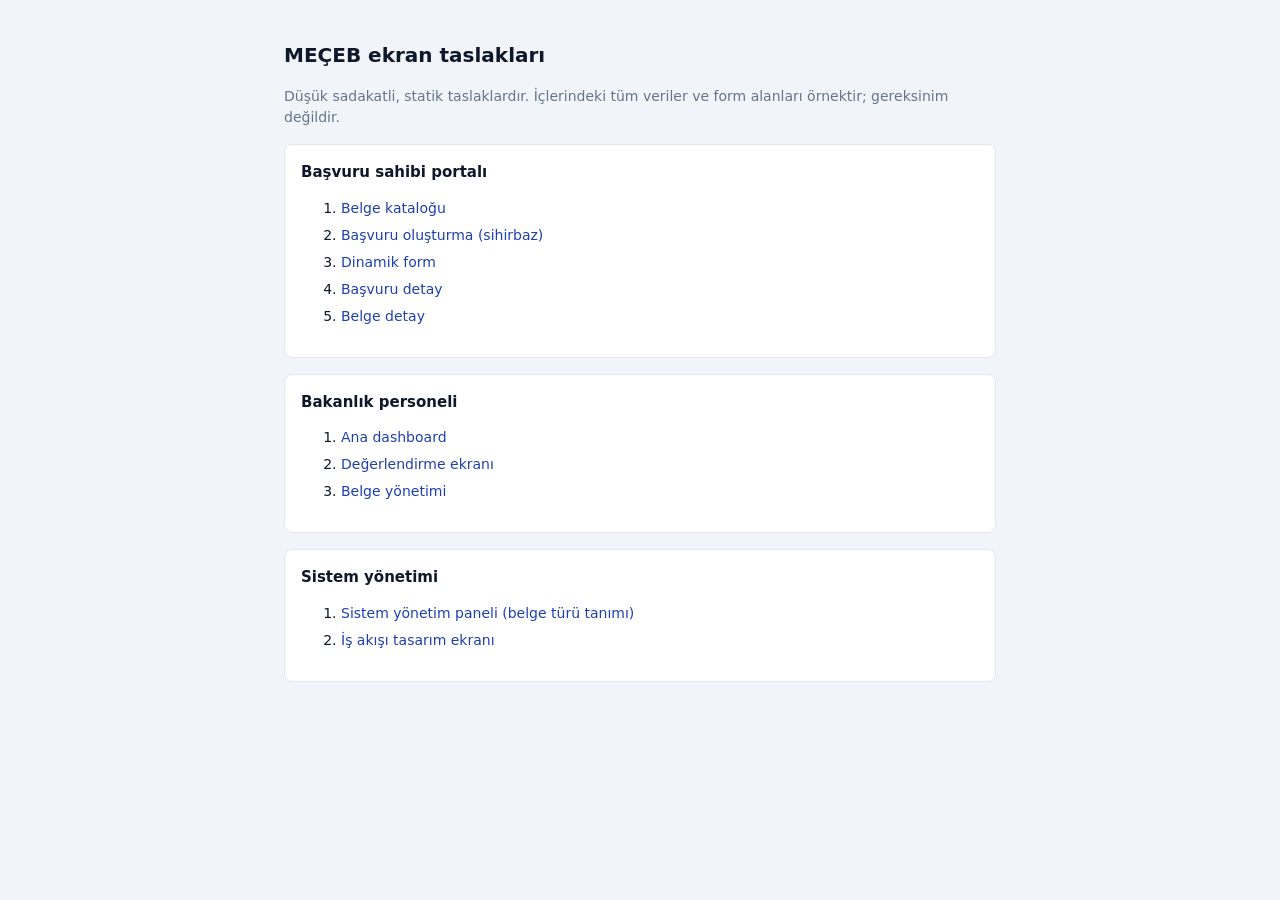
<file: meceb/wireframes/index.html>
<!doctype html>
<html lang="tr">
<head>
<meta charset="utf-8">
<meta name="viewport" content="width=device-width, initial-scale=1">
<title>MEÇEB wireframe dizini</title>
<link rel="stylesheet" href="wf.css">
</head>
<body>
<div class="idx">
    <h1>MEÇEB ekran taslakları</h1>
    <p class="muted mt">Düşük sadakatli, statik taslaklardır. İçlerindeki tüm veriler ve form alanları örnektir; gereksinim değildir.</p>
    <div class="card mt">
        <h2>Başvuru sahibi portalı</h2>
        <ol>
            <li><a href="02-belge-katalogu.html">Belge kataloğu</a></li>
            <li><a href="03-basvuru-olusturma.html">Başvuru oluşturma (sihirbaz)</a></li>
            <li><a href="04-dinamik-form.html">Dinamik form</a></li>
            <li><a href="05-basvuru-detay.html">Başvuru detay</a></li>
            <li><a href="08-belge-detay.html">Belge detay</a></li>
        </ol>
    </div>
    <div class="card mt">
        <h2>Bakanlık personeli</h2>
        <ol>
            <li><a href="01-dashboard.html">Ana dashboard</a></li>
            <li><a href="07-degerlendirme.html">Değerlendirme ekranı</a></li>
            <li><a href="09-belge-yonetimi.html">Belge yönetimi</a></li>
        </ol>
    </div>
    <div class="card mt">
        <h2>Sistem yönetimi</h2>
        <ol>
            <li><a href="10-sistem-yonetimi.html">Sistem yönetim paneli (belge türü tanımı)</a></li>
            <li><a href="06-is-akisi-tasarim.html">İş akışı tasarım ekranı</a></li>
        </ol>
    </div>
</div>
</body>
</html>
</file>
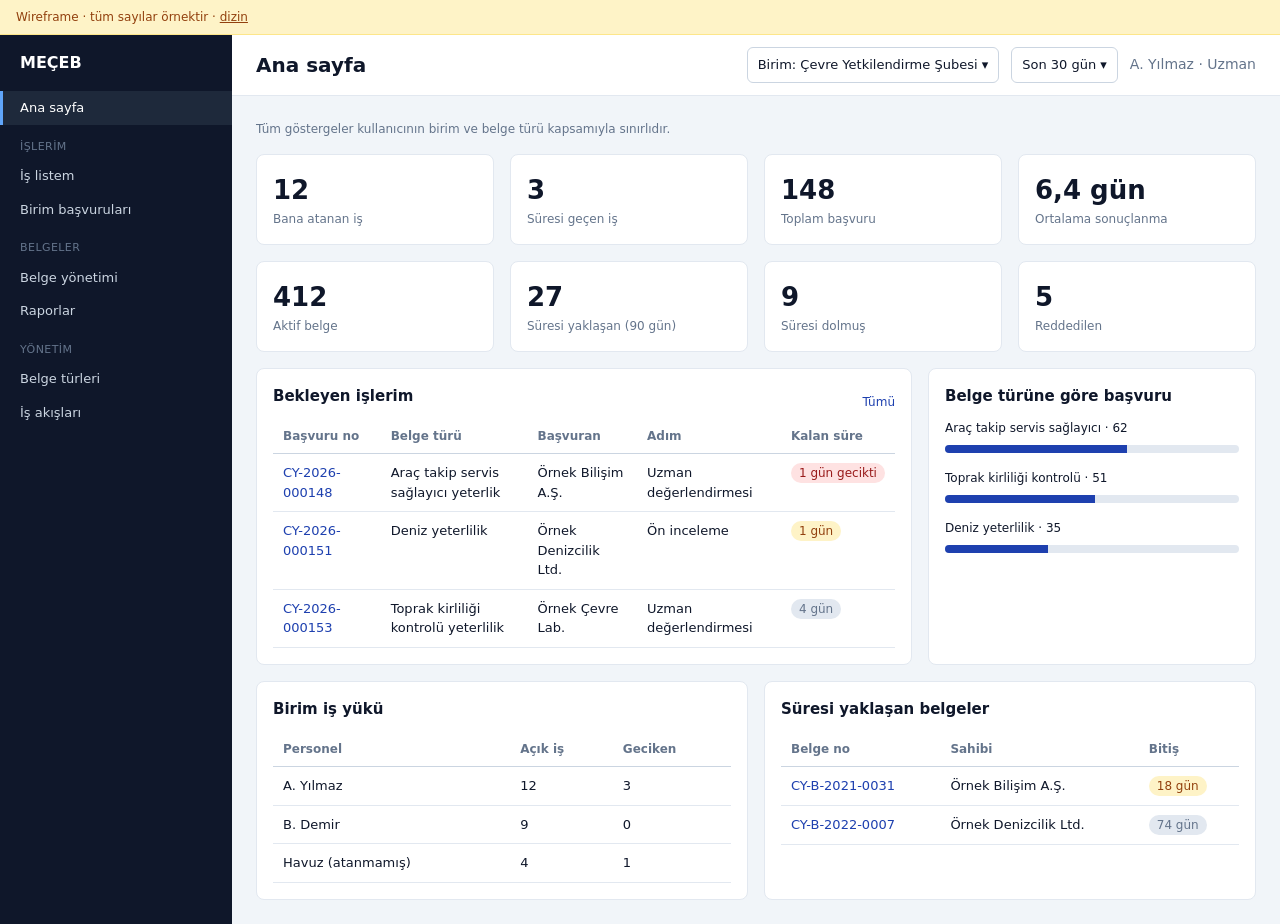
<file: meceb/wireframes/01-dashboard.html>
<!doctype html>
<html lang="tr">
<head>
<meta charset="utf-8">
<meta name="viewport" content="width=device-width, initial-scale=1">
<title>MEÇEB · Ana dashboard</title>
<link rel="stylesheet" href="wf.css">
</head>
<body>
<div class="note">Wireframe · tüm sayılar örnektir · <a href="index.html">dizin</a></div>
<div class="shell">
    <nav class="side">
        <div class="brand">MEÇEB</div>
        <a class="on" href="01-dashboard.html">Ana sayfa</a>
        <div class="group">İŞLERİM</div>
        <a href="07-degerlendirme.html">İş listem</a>
        <a href="#">Birim başvuruları</a>
        <div class="group">BELGELER</div>
        <a href="09-belge-yonetimi.html">Belge yönetimi</a>
        <a href="#">Raporlar</a>
        <div class="group">YÖNETİM</div>
        <a href="10-sistem-yonetimi.html">Belge türleri</a>
        <a href="06-is-akisi-tasarim.html">İş akışları</a>
    </nav>
    <div class="main">
        <div class="top">
            <h1>Ana sayfa</h1><span class="grow"></span>
            <span class="in">Birim: Çevre Yetkilendirme Şubesi ▾</span>
            <span class="in">Son 30 gün ▾</span>
            <span class="muted">A. Yılmaz · Uzman</span>
        </div>
        <div class="content">
            <p class="muted small mb">Tüm göstergeler kullanıcının birim ve belge türü kapsamıyla sınırlıdır.</p>
            <div class="grid g4">
                <div class="card kpi"><div class="v">12</div><div class="l">Bana atanan iş</div></div>
                <div class="card kpi"><div class="v">3</div><div class="l">Süresi geçen iş</div></div>
                <div class="card kpi"><div class="v">148</div><div class="l">Toplam başvuru</div></div>
                <div class="card kpi"><div class="v">6,4 gün</div><div class="l">Ortalama sonuçlanma</div></div>
            </div>
            <div class="grid g4 mt">
                <div class="card kpi"><div class="v">412</div><div class="l">Aktif belge</div></div>
                <div class="card kpi"><div class="v">27</div><div class="l">Süresi yaklaşan (90 gün)</div></div>
                <div class="card kpi"><div class="v">9</div><div class="l">Süresi dolmuş</div></div>
                <div class="card kpi"><div class="v">5</div><div class="l">Reddedilen</div></div>
            </div>
            <div class="grid g21 mt">
                <div class="card">
                    <div class="row sp"><h2>Bekleyen işlerim</h2><a class="small" href="07-degerlendirme.html">Tümü</a></div>
                    <div class="tablewrap"><table>
                        <tr><th>Başvuru no</th><th>Belge türü</th><th>Başvuran</th><th>Adım</th><th>Kalan süre</th></tr>
                        <tr><td><a href="07-degerlendirme.html">CY-2026-000148</a></td><td>Araç takip servis sağlayıcı yeterlik</td><td>Örnek Bilişim A.Ş.</td><td>Uzman değerlendirmesi</td><td><span class="badge bad">1 gün gecikti</span></td></tr>
                        <tr><td><a href="#">CY-2026-000151</a></td><td>Deniz yeterlilik</td><td>Örnek Denizcilik Ltd.</td><td>Ön inceleme</td><td><span class="badge warn">1 gün</span></td></tr>
                        <tr><td><a href="#">CY-2026-000153</a></td><td>Toprak kirliliği kontrolü yeterlilik</td><td>Örnek Çevre Lab.</td><td>Uzman değerlendirmesi</td><td><span class="badge">4 gün</span></td></tr>
                    </table></div>
                </div>
                <div class="card">
                    <h2>Belge türüne göre başvuru</h2>
                    <p class="small">Araç takip servis sağlayıcı · 62</p><div class="bar mb"><i style="width:62%"></i></div>
                    <p class="small">Toprak kirliliği kontrolü · 51</p><div class="bar mb"><i style="width:51%"></i></div>
                    <p class="small">Deniz yeterlilik · 35</p><div class="bar"><i style="width:35%"></i></div>
                </div>
            </div>
            <div class="grid g2 mt">
                <div class="card">
                    <h2>Birim iş yükü</h2>
                    <table>
                        <tr><th>Personel</th><th>Açık iş</th><th>Geciken</th></tr>
                        <tr><td>A. Yılmaz</td><td>12</td><td>3</td></tr>
                        <tr><td>B. Demir</td><td>9</td><td>0</td></tr>
                        <tr><td>Havuz (atanmamış)</td><td>4</td><td>1</td></tr>
                    </table>
                </div>
                <div class="card">
                    <h2>Süresi yaklaşan belgeler</h2>
                    <table>
                        <tr><th>Belge no</th><th>Sahibi</th><th>Bitiş</th></tr>
                        <tr><td><a href="08-belge-detay.html">CY-B-2021-0031</a></td><td>Örnek Bilişim A.Ş.</td><td><span class="badge warn">18 gün</span></td></tr>
                        <tr><td><a href="#">CY-B-2022-0007</a></td><td>Örnek Denizcilik Ltd.</td><td><span class="badge">74 gün</span></td></tr>
                    </table>
                </div>
            </div>
        </div>
    </div>
</div>
</body>
</html>
</file>
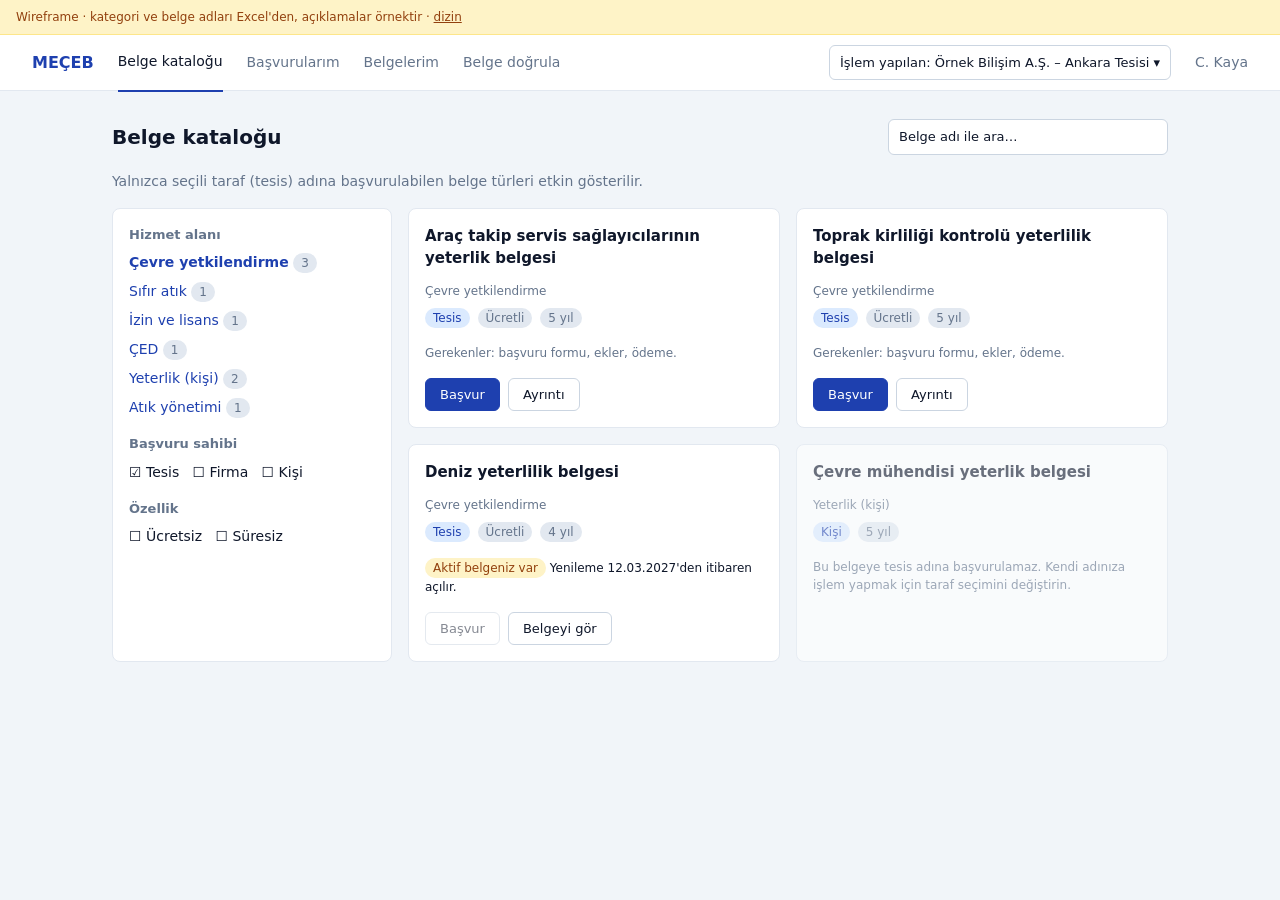
<file: meceb/wireframes/02-belge-katalogu.html>
<!doctype html>
<html lang="tr">
<head>
<meta charset="utf-8">
<meta name="viewport" content="width=device-width, initial-scale=1">
<title>MEÇEB · Belge kataloğu</title>
<link rel="stylesheet" href="wf.css">
</head>
<body>
<div class="note">Wireframe · kategori ve belge adları Excel'den, açıklamalar örnektir · <a href="index.html">dizin</a></div>
<div class="pnav">
    <span class="brand">MEÇEB</span>
    <a class="on" href="02-belge-katalogu.html">Belge kataloğu</a>
    <a href="05-basvuru-detay.html">Başvurularım</a>
    <a href="08-belge-detay.html">Belgelerim</a>
    <a href="#">Belge doğrula</a>
    <span class="grow"></span>
    <span class="in">İşlem yapılan: Örnek Bilişim A.Ş. – Ankara Tesisi ▾</span>
    <span class="muted">C. Kaya</span>
</div>
<div class="pwrap">
    <div class="row sp mb">
        <h1>Belge kataloğu</h1>
        <span class="in" style="min-width:280px">Belge adı ile ara…</span>
    </div>
    <p class="muted mb">Yalnızca seçili taraf (tesis) adına başvurulabilen belge türleri etkin gösterilir.</p>
    <div class="grid g13">
        <div class="card">
            <h3>Hizmet alanı</h3>
            <p><a href="#"><b>Çevre yetkilendirme</b></a> <span class="badge">3</span></p>
            <p><a href="#">Sıfır atık</a> <span class="badge">1</span></p>
            <p><a href="#">İzin ve lisans</a> <span class="badge">1</span></p>
            <p><a href="#">ÇED</a> <span class="badge">1</span></p>
            <p><a href="#">Yeterlik (kişi)</a> <span class="badge">2</span></p>
            <p><a href="#">Atık yönetimi</a> <span class="badge">1</span></p>
            <h3 class="mt">Başvuru sahibi</h3>
            <p>☑ Tesis &nbsp; ☐ Firma &nbsp; ☐ Kişi</p>
            <h3 class="mt">Özellik</h3>
            <p>☐ Ücretsiz &nbsp; ☐ Süresiz</p>
        </div>
        <div>
            <div class="grid g2">
                <div class="card">
                    <div class="row sp"><h2>Araç takip servis sağlayıcılarının yeterlik belgesi</h2></div>
                    <p class="muted small">Çevre yetkilendirme</p>
                    <div class="row mb"><span class="badge info">Tesis</span><span class="badge">Ücretli</span><span class="badge">5 yıl</span></div>
                    <p class="small muted">Gerekenler: başvuru formu, ekler, ödeme.</p>
                    <div class="row mt"><a class="btn pri" href="03-basvuru-olusturma.html">Başvur</a><span class="btn">Ayrıntı</span></div>
                </div>
                <div class="card">
                    <h2>Toprak kirliliği kontrolü yeterlilik belgesi</h2>
                    <p class="muted small">Çevre yetkilendirme</p>
                    <div class="row mb"><span class="badge info">Tesis</span><span class="badge">Ücretli</span><span class="badge">5 yıl</span></div>
                    <p class="small muted">Gerekenler: başvuru formu, ekler, ödeme.</p>
                    <div class="row mt"><span class="btn pri">Başvur</span><span class="btn">Ayrıntı</span></div>
                </div>
                <div class="card">
                    <h2>Deniz yeterlilik belgesi</h2>
                    <p class="muted small">Çevre yetkilendirme</p>
                    <div class="row mb"><span class="badge info">Tesis</span><span class="badge">Ücretli</span><span class="badge">4 yıl</span></div>
                    <p class="small"><span class="badge warn">Aktif belgeniz var</span> Yenileme 12.03.2027'den itibaren açılır.</p>
                    <div class="row mt"><span class="btn" style="opacity:.5">Başvur</span><a class="btn" href="08-belge-detay.html">Belgeyi gör</a></div>
                </div>
                <div class="card" style="opacity:.6">
                    <h2>Çevre mühendisi yeterlik belgesi</h2>
                    <p class="muted small">Yeterlik (kişi)</p>
                    <div class="row mb"><span class="badge info">Kişi</span><span class="badge">5 yıl</span></div>
                    <p class="small muted">Bu belgeye tesis adına başvurulamaz. Kendi adınıza işlem yapmak için taraf seçimini değiştirin.</p>
                </div>
            </div>
        </div>
    </div>
</div>
</body>
</html>
</file>
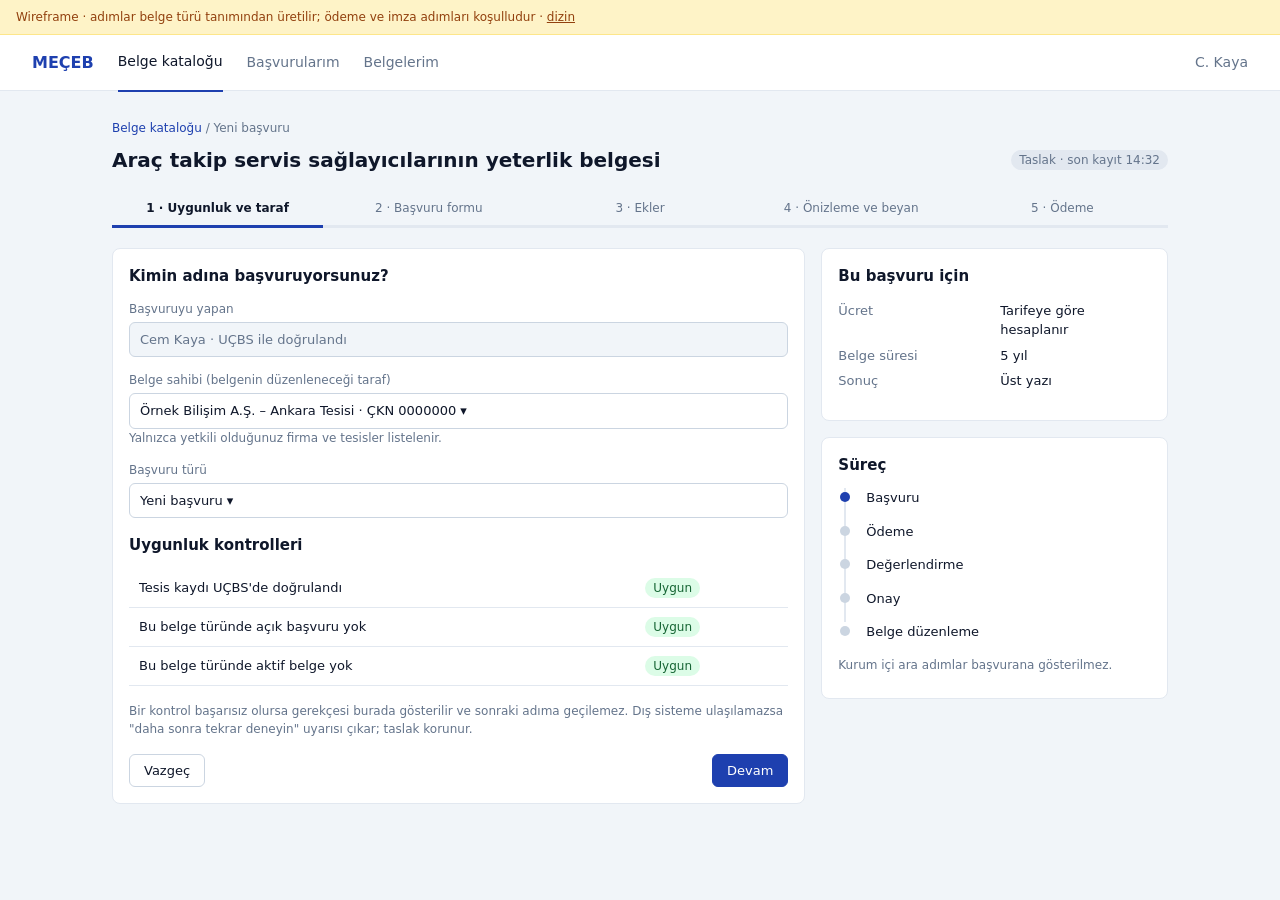
<file: meceb/wireframes/03-basvuru-olusturma.html>
<!doctype html>
<html lang="tr">
<head>
<meta charset="utf-8">
<meta name="viewport" content="width=device-width, initial-scale=1">
<title>MEÇEB · Başvuru oluşturma</title>
<link rel="stylesheet" href="wf.css">
</head>
<body>
<div class="note">Wireframe · adımlar belge türü tanımından üretilir; ödeme ve imza adımları koşulludur · <a href="index.html">dizin</a></div>
<div class="pnav">
    <span class="brand">MEÇEB</span>
    <a class="on" href="02-belge-katalogu.html">Belge kataloğu</a>
    <a href="05-basvuru-detay.html">Başvurularım</a>
    <a href="08-belge-detay.html">Belgelerim</a>
    <span class="grow"></span><span class="muted">C. Kaya</span>
</div>
<div class="pwrap">
    <p class="small muted"><a href="02-belge-katalogu.html">Belge kataloğu</a> / Yeni başvuru</p>
    <div class="row sp mb">
        <h1>Araç takip servis sağlayıcılarının yeterlik belgesi</h1>
        <span class="badge">Taslak · son kayıt 14:32</span>
    </div>
    <div class="steps">
        <div class="on">1 · Uygunluk ve taraf</div>
        <div>2 · Başvuru formu</div>
        <div>3 · Ekler</div>
        <div>4 · Önizleme ve beyan</div>
        <div>5 · Ödeme</div>
    </div>
    <div class="grid g21">
        <div class="card">
            <h2>Kimin adına başvuruyorsunuz?</h2>
            <div class="field">
                <label>Başvuruyu yapan</label>
                <div class="in ro">Cem Kaya · UÇBS ile doğrulandı</div>
            </div>
            <div class="field">
                <label>Belge sahibi (belgenin düzenleneceği taraf)</label>
                <div class="in">Örnek Bilişim A.Ş. – Ankara Tesisi · ÇKN 0000000 ▾</div>
                <p class="small muted">Yalnızca yetkili olduğunuz firma ve tesisler listelenir.</p>
            </div>
            <div class="field">
                <label>Başvuru türü</label>
                <div class="in">Yeni başvuru ▾</div>
            </div>
            <h2 class="mt">Uygunluk kontrolleri</h2>
            <table>
                <tr><td>Tesis kaydı UÇBS'de doğrulandı</td><td><span class="badge ok">Uygun</span></td></tr>
                <tr><td>Bu belge türünde açık başvuru yok</td><td><span class="badge ok">Uygun</span></td></tr>
                <tr><td>Bu belge türünde aktif belge yok</td><td><span class="badge ok">Uygun</span></td></tr>
            </table>
            <p class="small muted mt">Bir kontrol başarısız olursa gerekçesi burada gösterilir ve sonraki adıma geçilemez. Dış sisteme ulaşılamazsa "daha sonra tekrar deneyin" uyarısı çıkar; taslak korunur.</p>
            <div class="row sp mt">
                <a class="btn" href="02-belge-katalogu.html">Vazgeç</a>
                <a class="btn pri" href="04-dinamik-form.html">Devam</a>
            </div>
        </div>
        <div>
            <div class="card mb">
                <h2>Bu başvuru için</h2>
                <dl class="kv">
                    <dt>Ücret</dt><dd>Tarifeye göre hesaplanır</dd>
                    <dt>Belge süresi</dt><dd>5 yıl</dd>
                    <dt>Sonuç</dt><dd>Üst yazı</dd>
                </dl>
            </div>
            <div class="card">
                <h2>Süreç</h2>
                <ul class="tl">
                    <li class="on">Başvuru</li>
                    <li>Ödeme</li>
                    <li>Değerlendirme</li>
                    <li>Onay</li>
                    <li>Belge düzenleme</li>
                </ul>
                <p class="small muted">Kurum içi ara adımlar başvurana gösterilmez.</p>
            </div>
        </div>
    </div>
</div>
</body>
</html>
</file>
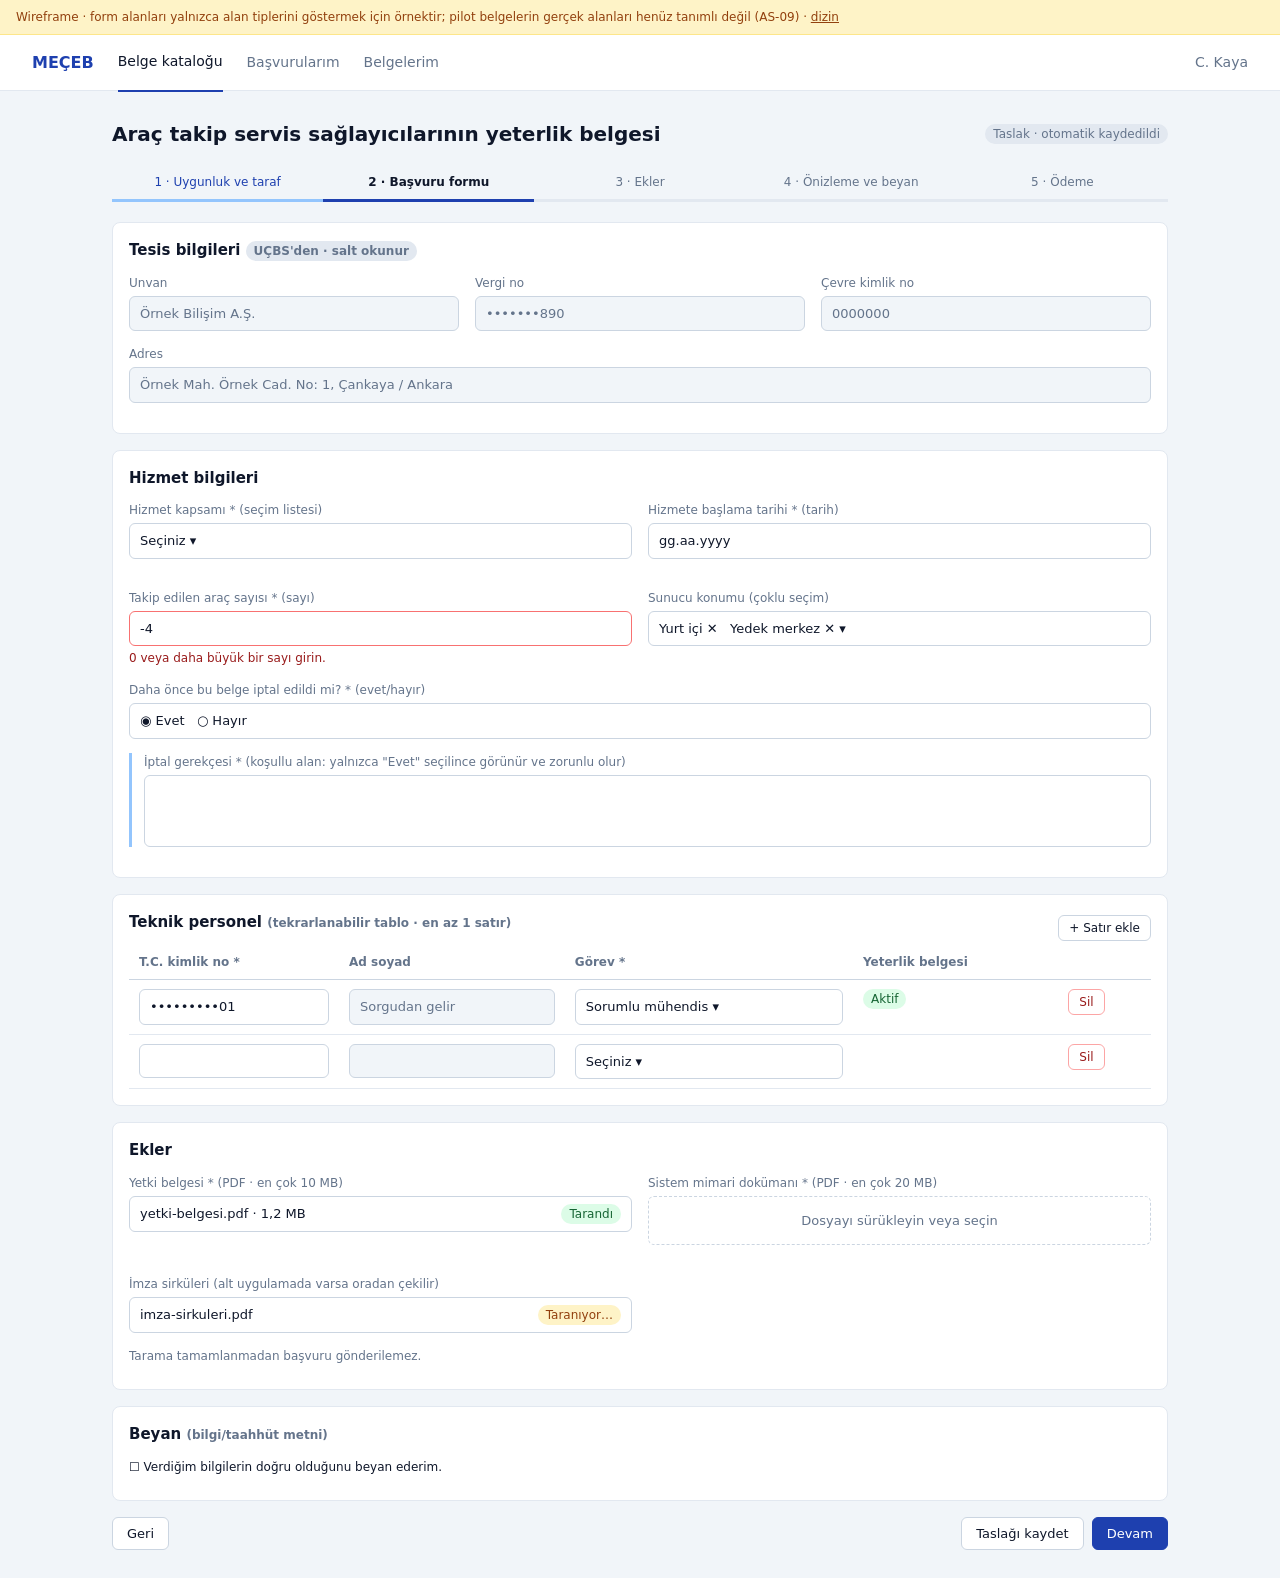
<file: meceb/wireframes/04-dinamik-form.html>
<!doctype html>
<html lang="tr">
<head>
<meta charset="utf-8">
<meta name="viewport" content="width=device-width, initial-scale=1">
<title>MEÇEB · Dinamik form</title>
<link rel="stylesheet" href="wf.css">
</head>
<body>
<div class="note">Wireframe · form alanları yalnızca alan tiplerini göstermek için örnektir; pilot belgelerin gerçek alanları henüz tanımlı değil (AS-09) · <a href="index.html">dizin</a></div>
<div class="pnav">
    <span class="brand">MEÇEB</span>
    <a class="on" href="02-belge-katalogu.html">Belge kataloğu</a>
    <a href="05-basvuru-detay.html">Başvurularım</a>
    <a href="08-belge-detay.html">Belgelerim</a>
    <span class="grow"></span><span class="muted">C. Kaya</span>
</div>
<div class="pwrap">
    <div class="row sp mb">
        <h1>Araç takip servis sağlayıcılarının yeterlik belgesi</h1>
        <span class="badge">Taslak · otomatik kaydedildi</span>
    </div>
    <div class="steps">
        <div class="done">1 · Uygunluk ve taraf</div>
        <div class="on">2 · Başvuru formu</div>
        <div>3 · Ekler</div>
        <div>4 · Önizleme ve beyan</div>
        <div>5 · Ödeme</div>
    </div>
    <div class="card mb">
        <h2>Tesis bilgileri <span class="badge">UÇBS'den · salt okunur</span></h2>
        <div class="grid g3">
            <div class="field"><label>Unvan</label><div class="in ro">Örnek Bilişim A.Ş.</div></div>
            <div class="field"><label>Vergi no</label><div class="in ro">•••••••890</div></div>
            <div class="field"><label>Çevre kimlik no</label><div class="in ro">0000000</div></div>
        </div>
        <div class="field"><label>Adres</label><div class="in ro">Örnek Mah. Örnek Cad. No: 1, Çankaya / Ankara</div></div>
    </div>
    <div class="card mb">
        <h2>Hizmet bilgileri</h2>
        <div class="grid g2">
            <div class="field"><label>Hizmet kapsamı * <span class="muted">(seçim listesi)</span></label><div class="in">Seçiniz ▾</div></div>
            <div class="field"><label>Hizmete başlama tarihi * <span class="muted">(tarih)</span></label><div class="in">gg.aa.yyyy</div></div>
            <div class="field"><label>Takip edilen araç sayısı * <span class="muted">(sayı)</span></label><div class="in err">-4</div><div class="errtxt">0 veya daha büyük bir sayı girin.</div></div>
            <div class="field"><label>Sunucu konumu <span class="muted">(çoklu seçim)</span></label><div class="in">Yurt içi ✕ &nbsp; Yedek merkez ✕ ▾</div></div>
        </div>
        <div class="field"><label>Daha önce bu belge iptal edildi mi? * <span class="muted">(evet/hayır)</span></label><div class="in">◉ Evet &nbsp; ○ Hayır</div></div>
        <div class="field" style="border-left:3px solid #93c5fd;padding-left:12px">
            <label>İptal gerekçesi * <span class="muted">(koşullu alan: yalnızca "Evet" seçilince görünür ve zorunlu olur)</span></label>
            <div class="in area"></div>
        </div>
    </div>
    <div class="card mb">
        <div class="row sp"><h2>Teknik personel <span class="muted small">(tekrarlanabilir tablo · en az 1 satır)</span></h2><span class="btn sm">+ Satır ekle</span></div>
        <div class="tablewrap"><table>
            <tr><th>T.C. kimlik no *</th><th>Ad soyad</th><th>Görev *</th><th>Yeterlik belgesi</th><th></th></tr>
            <tr><td><div class="in">•••••••••01</div></td><td><div class="in ro">Sorgudan gelir</div></td><td><div class="in">Sorumlu mühendis ▾</div></td><td><span class="badge ok">Aktif</span></td><td><span class="btn sm bad">Sil</span></td></tr>
            <tr><td><div class="in"></div></td><td><div class="in ro"></div></td><td><div class="in">Seçiniz ▾</div></td><td></td><td><span class="btn sm bad">Sil</span></td></tr>
        </table></div>
    </div>
    <div class="card mb">
        <h2>Ekler</h2>
        <div class="grid g2">
            <div class="field">
                <label>Yetki belgesi * <span class="muted">(PDF · en çok 10 MB)</span></label>
                <div class="in row sp"><span>yetki-belgesi.pdf · 1,2 MB</span><span class="badge ok">Tarandı</span></div>
            </div>
            <div class="field">
                <label>Sistem mimari dokümanı * <span class="muted">(PDF · en çok 20 MB)</span></label>
                <div class="drop">Dosyayı sürükleyin veya seçin</div>
            </div>
            <div class="field">
                <label>İmza sirküleri <span class="muted">(alt uygulamada varsa oradan çekilir)</span></label>
                <div class="in row sp"><span>imza-sirkuleri.pdf</span><span class="badge warn">Taranıyor…</span></div>
            </div>
        </div>
        <p class="small muted">Tarama tamamlanmadan başvuru gönderilemez.</p>
    </div>
    <div class="card mb">
        <h2>Beyan <span class="muted small">(bilgi/taahhüt metni)</span></h2>
        <p class="small">☐ Verdiğim bilgilerin doğru olduğunu beyan ederim.</p>
    </div>
    <div class="row sp">
        <a class="btn" href="03-basvuru-olusturma.html">Geri</a>
        <div class="row"><span class="btn">Taslağı kaydet</span><a class="btn pri" href="05-basvuru-detay.html">Devam</a></div>
    </div>
</div>
</body>
</html>
</file>
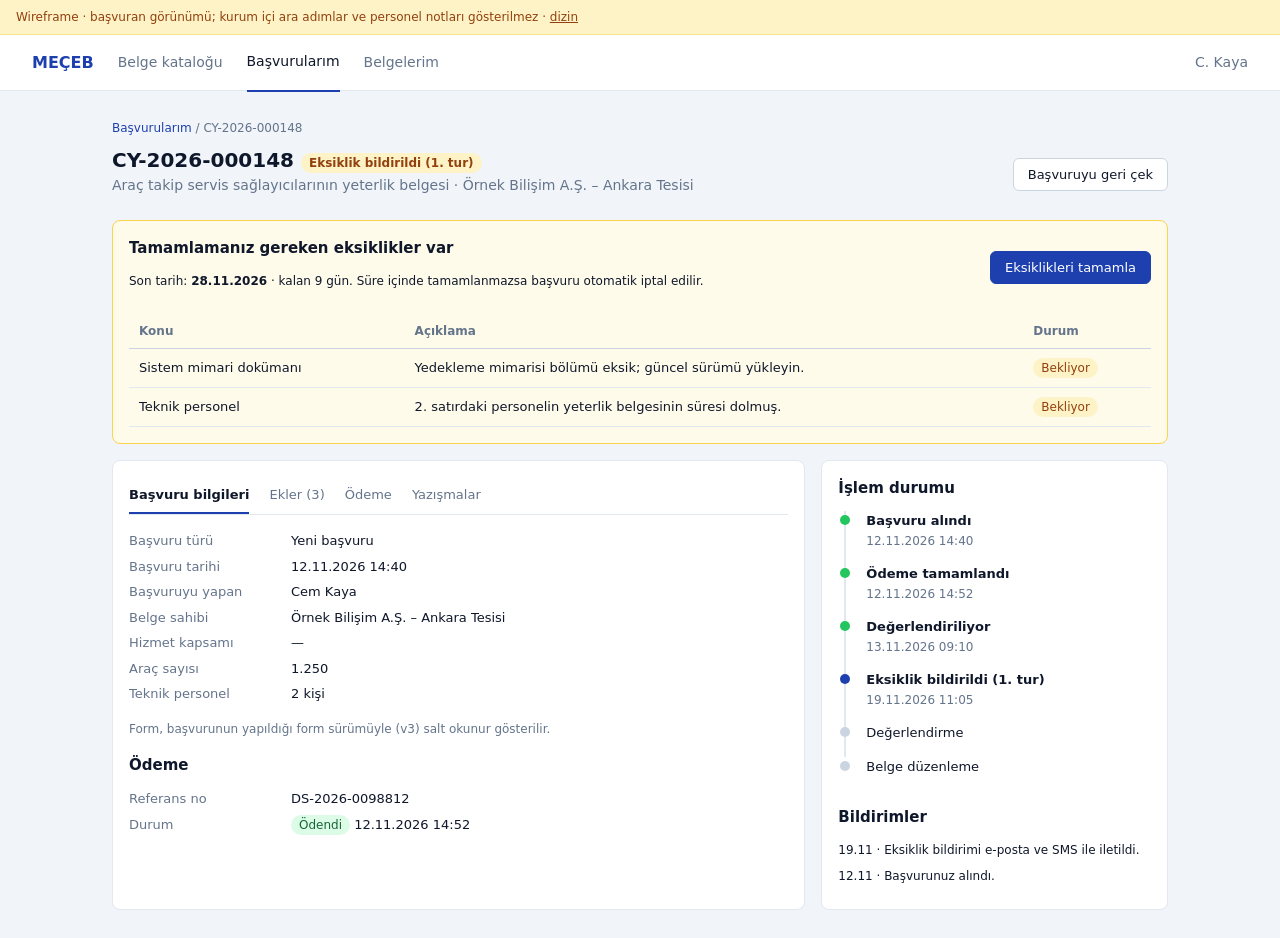
<file: meceb/wireframes/05-basvuru-detay.html>
<!doctype html>
<html lang="tr">
<head>
<meta charset="utf-8">
<meta name="viewport" content="width=device-width, initial-scale=1">
<title>MEÇEB · Başvuru detay</title>
<link rel="stylesheet" href="wf.css">
</head>
<body>
<div class="note">Wireframe · başvuran görünümü; kurum içi ara adımlar ve personel notları gösterilmez · <a href="index.html">dizin</a></div>
<div class="pnav">
    <span class="brand">MEÇEB</span>
    <a href="02-belge-katalogu.html">Belge kataloğu</a>
    <a class="on" href="05-basvuru-detay.html">Başvurularım</a>
    <a href="08-belge-detay.html">Belgelerim</a>
    <span class="grow"></span><span class="muted">C. Kaya</span>
</div>
<div class="pwrap">
    <p class="small muted"><a href="#">Başvurularım</a> / CY-2026-000148</p>
    <div class="row sp mb">
        <div>
            <h1>CY-2026-000148 <span class="badge warn">Eksiklik bildirildi (1. tur)</span></h1>
            <p class="muted">Araç takip servis sağlayıcılarının yeterlik belgesi · Örnek Bilişim A.Ş. – Ankara Tesisi</p>
        </div>
        <span class="btn">Başvuruyu geri çek</span>
    </div>
    <div class="card mb" style="border-color:#fcd34d;background:#fffbeb">
        <div class="row sp">
            <div>
                <h2>Tamamlamanız gereken eksiklikler var</h2>
                <p class="small">Son tarih: <b>28.11.2026</b> · kalan 9 gün. Süre içinde tamamlanmazsa başvuru otomatik iptal edilir.</p>
            </div>
            <span class="btn pri">Eksiklikleri tamamla</span>
        </div>
        <table class="mt">
            <tr><th>Konu</th><th>Açıklama</th><th>Durum</th></tr>
            <tr><td>Sistem mimari dokümanı</td><td>Yedekleme mimarisi bölümü eksik; güncel sürümü yükleyin.</td><td><span class="badge warn">Bekliyor</span></td></tr>
            <tr><td>Teknik personel</td><td>2. satırdaki personelin yeterlik belgesinin süresi dolmuş.</td><td><span class="badge warn">Bekliyor</span></td></tr>
        </table>
    </div>
    <div class="grid g21">
        <div class="card">
            <div class="tabs"><span class="on">Başvuru bilgileri</span><span>Ekler (3)</span><span>Ödeme</span><span>Yazışmalar</span></div>
            <dl class="kv">
                <dt>Başvuru türü</dt><dd>Yeni başvuru</dd>
                <dt>Başvuru tarihi</dt><dd>12.11.2026 14:40</dd>
                <dt>Başvuruyu yapan</dt><dd>Cem Kaya</dd>
                <dt>Belge sahibi</dt><dd>Örnek Bilişim A.Ş. – Ankara Tesisi</dd>
                <dt>Hizmet kapsamı</dt><dd>—</dd>
                <dt>Araç sayısı</dt><dd>1.250</dd>
                <dt>Teknik personel</dt><dd>2 kişi</dd>
            </dl>
            <p class="small muted mt">Form, başvurunun yapıldığı form sürümüyle (v3) salt okunur gösterilir.</p>
            <h2 class="mt">Ödeme</h2>
            <dl class="kv">
                <dt>Referans no</dt><dd>DS-2026-0098812</dd>
                <dt>Durum</dt><dd><span class="badge ok">Ödendi</span> 12.11.2026 14:52</dd>
            </dl>
        </div>
        <div class="card">
            <h2>İşlem durumu</h2>
            <ul class="tl">
                <li class="ok"><b>Başvuru alındı</b><br><span class="muted small">12.11.2026 14:40</span></li>
                <li class="ok"><b>Ödeme tamamlandı</b><br><span class="muted small">12.11.2026 14:52</span></li>
                <li class="ok"><b>Değerlendiriliyor</b><br><span class="muted small">13.11.2026 09:10</span></li>
                <li class="on"><b>Eksiklik bildirildi (1. tur)</b><br><span class="muted small">19.11.2026 11:05</span></li>
                <li>Değerlendirme</li>
                <li>Belge düzenleme</li>
            </ul>
            <h2 class="mt">Bildirimler</h2>
            <p class="small">19.11 · Eksiklik bildirimi e-posta ve SMS ile iletildi.</p>
            <p class="small">12.11 · Başvurunuz alındı.</p>
        </div>
    </div>
</div>
</body>
</html>
</file>
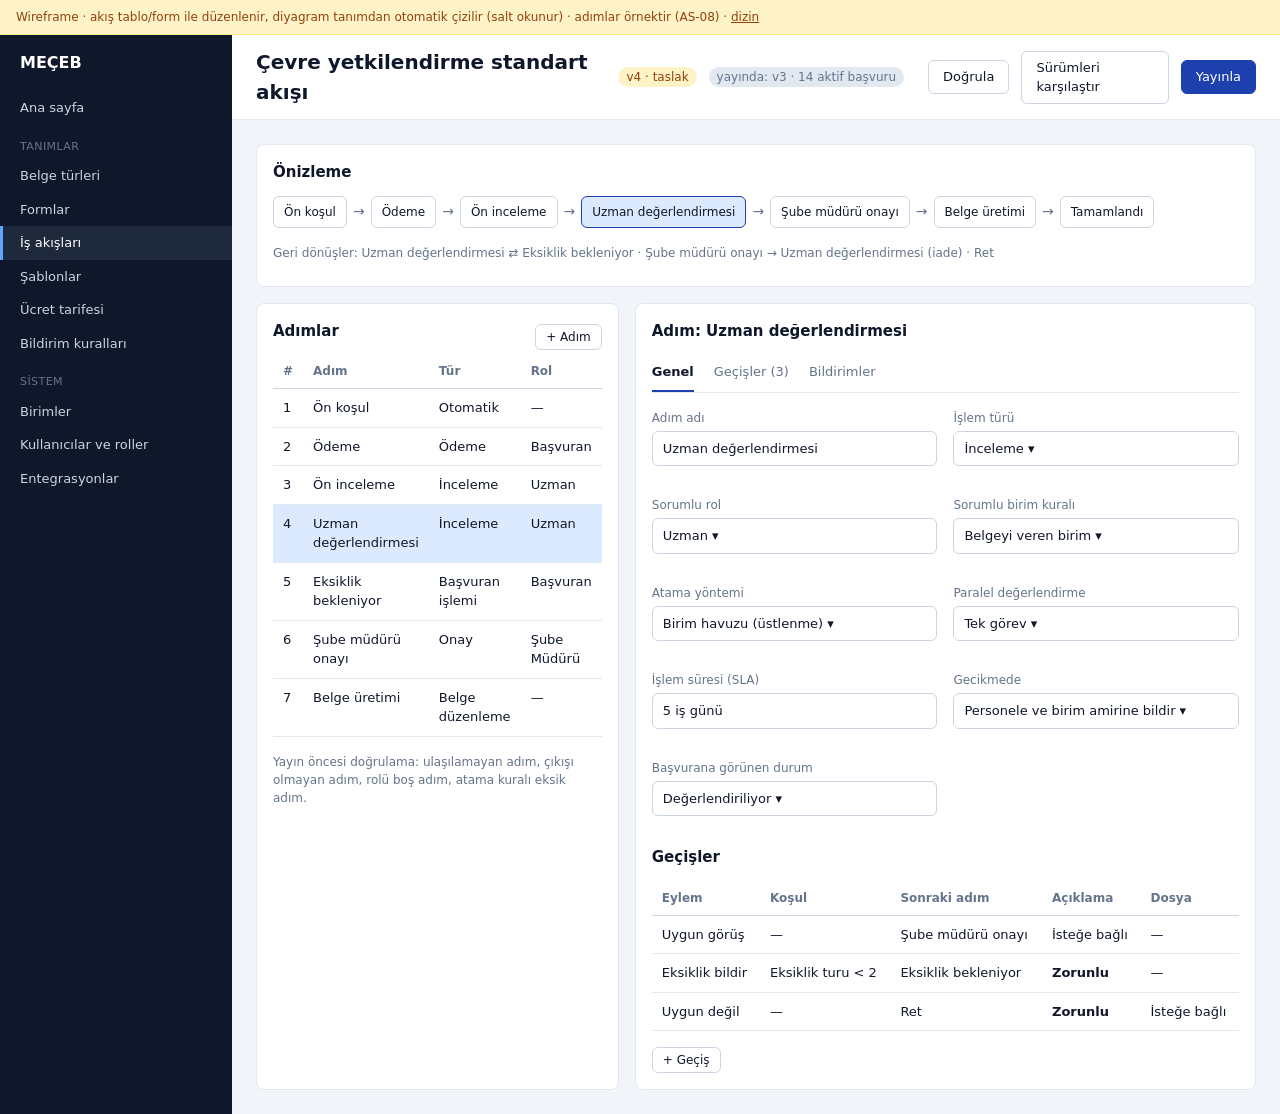
<file: meceb/wireframes/06-is-akisi-tasarim.html>
<!doctype html>
<html lang="tr">
<head>
<meta charset="utf-8">
<meta name="viewport" content="width=device-width, initial-scale=1">
<title>MEÇEB · İş akışı tasarımı</title>
<link rel="stylesheet" href="wf.css">
</head>
<body>
<div class="note">Wireframe · akış tablo/form ile düzenlenir, diyagram tanımdan otomatik çizilir (salt okunur) · adımlar örnektir (AS-08) · <a href="index.html">dizin</a></div>
<div class="shell">
    <nav class="side">
        <div class="brand">MEÇEB</div>
        <a href="01-dashboard.html">Ana sayfa</a>
        <div class="group">TANIMLAR</div>
        <a href="10-sistem-yonetimi.html">Belge türleri</a>
        <a href="#">Formlar</a>
        <a class="on" href="06-is-akisi-tasarim.html">İş akışları</a>
        <a href="#">Şablonlar</a>
        <a href="#">Ücret tarifesi</a>
        <a href="#">Bildirim kuralları</a>
        <div class="group">SİSTEM</div>
        <a href="#">Birimler</a>
        <a href="#">Kullanıcılar ve roller</a>
        <a href="#">Entegrasyonlar</a>
    </nav>
    <div class="main">
        <div class="top">
            <h1>Çevre yetkilendirme standart akışı</h1>
            <span class="badge warn">v4 · taslak</span><span class="badge">yayında: v3 · 14 aktif başvuru</span>
            <span class="grow"></span>
            <span class="btn">Doğrula</span><span class="btn">Sürümleri karşılaştır</span><span class="btn pri">Yayınla</span>
        </div>
        <div class="content">
            <div class="card mb">
                <h2>Önizleme</h2>
                <div class="flow">
                    <span class="node">Ön koşul</span><span class="arrow">→</span>
                    <span class="node">Ödeme</span><span class="arrow">→</span>
                    <span class="node">Ön inceleme</span><span class="arrow">→</span>
                    <span class="node on">Uzman değerlendirmesi</span><span class="arrow">→</span>
                    <span class="node">Şube müdürü onayı</span><span class="arrow">→</span>
                    <span class="node">Belge üretimi</span><span class="arrow">→</span>
                    <span class="node">Tamamlandı</span>
                </div>
                <p class="small muted mt">Geri dönüşler: Uzman değerlendirmesi ⇄ Eksiklik bekleniyor · Şube müdürü onayı → Uzman değerlendirmesi (iade) · Ret</p>
            </div>
            <div class="grid g12">
                <div class="card">
                    <div class="row sp"><h2>Adımlar</h2><span class="btn sm">+ Adım</span></div>
                    <table>
                        <tr><th>#</th><th>Adım</th><th>Tür</th><th>Rol</th></tr>
                        <tr><td>1</td><td>Ön koşul</td><td>Otomatik</td><td>—</td></tr>
                        <tr><td>2</td><td>Ödeme</td><td>Ödeme</td><td>Başvuran</td></tr>
                        <tr><td>3</td><td>Ön inceleme</td><td>İnceleme</td><td>Uzman</td></tr>
                        <tr class="sel"><td>4</td><td>Uzman değerlendirmesi</td><td>İnceleme</td><td>Uzman</td></tr>
                        <tr><td>5</td><td>Eksiklik bekleniyor</td><td>Başvuran işlemi</td><td>Başvuran</td></tr>
                        <tr><td>6</td><td>Şube müdürü onayı</td><td>Onay</td><td>Şube Müdürü</td></tr>
                        <tr><td>7</td><td>Belge üretimi</td><td>Belge düzenleme</td><td>—</td></tr>
                    </table>
                    <p class="small muted mt">Yayın öncesi doğrulama: ulaşılamayan adım, çıkışı olmayan adım, rolü boş adım, atama kuralı eksik adım.</p>
                </div>
                <div class="card">
                    <h2>Adım: Uzman değerlendirmesi</h2>
                    <div class="tabs"><span class="on">Genel</span><span>Geçişler (3)</span><span>Bildirimler</span></div>
                    <div class="grid g2">
                        <div class="field"><label>Adım adı</label><div class="in">Uzman değerlendirmesi</div></div>
                        <div class="field"><label>İşlem türü</label><div class="in">İnceleme ▾</div></div>
                        <div class="field"><label>Sorumlu rol</label><div class="in">Uzman ▾</div></div>
                        <div class="field"><label>Sorumlu birim kuralı</label><div class="in">Belgeyi veren birim ▾</div></div>
                        <div class="field"><label>Atama yöntemi</label><div class="in">Birim havuzu (üstlenme) ▾</div></div>
                        <div class="field"><label>Paralel değerlendirme</label><div class="in">Tek görev ▾</div></div>
                        <div class="field"><label>İşlem süresi (SLA)</label><div class="in">5 iş günü</div></div>
                        <div class="field"><label>Gecikmede</label><div class="in">Personele ve birim amirine bildir ▾</div></div>
                        <div class="field"><label>Başvurana görünen durum</label><div class="in">Değerlendiriliyor ▾</div></div>
                    </div>
                    <h2 class="mt">Geçişler</h2>
                    <table>
                        <tr><th>Eylem</th><th>Koşul</th><th>Sonraki adım</th><th>Açıklama</th><th>Dosya</th></tr>
                        <tr><td>Uygun görüş</td><td>—</td><td>Şube müdürü onayı</td><td>İsteğe bağlı</td><td>—</td></tr>
                        <tr><td>Eksiklik bildir</td><td>Eksiklik turu &lt; 2</td><td>Eksiklik bekleniyor</td><td><b>Zorunlu</b></td><td>—</td></tr>
                        <tr><td>Uygun değil</td><td>—</td><td>Ret</td><td><b>Zorunlu</b></td><td>İsteğe bağlı</td></tr>
                    </table>
                    <div class="row mt"><span class="btn sm">+ Geçiş</span></div>
                </div>
            </div>
        </div>
    </div>
</div>
</body>
</html>
</file>
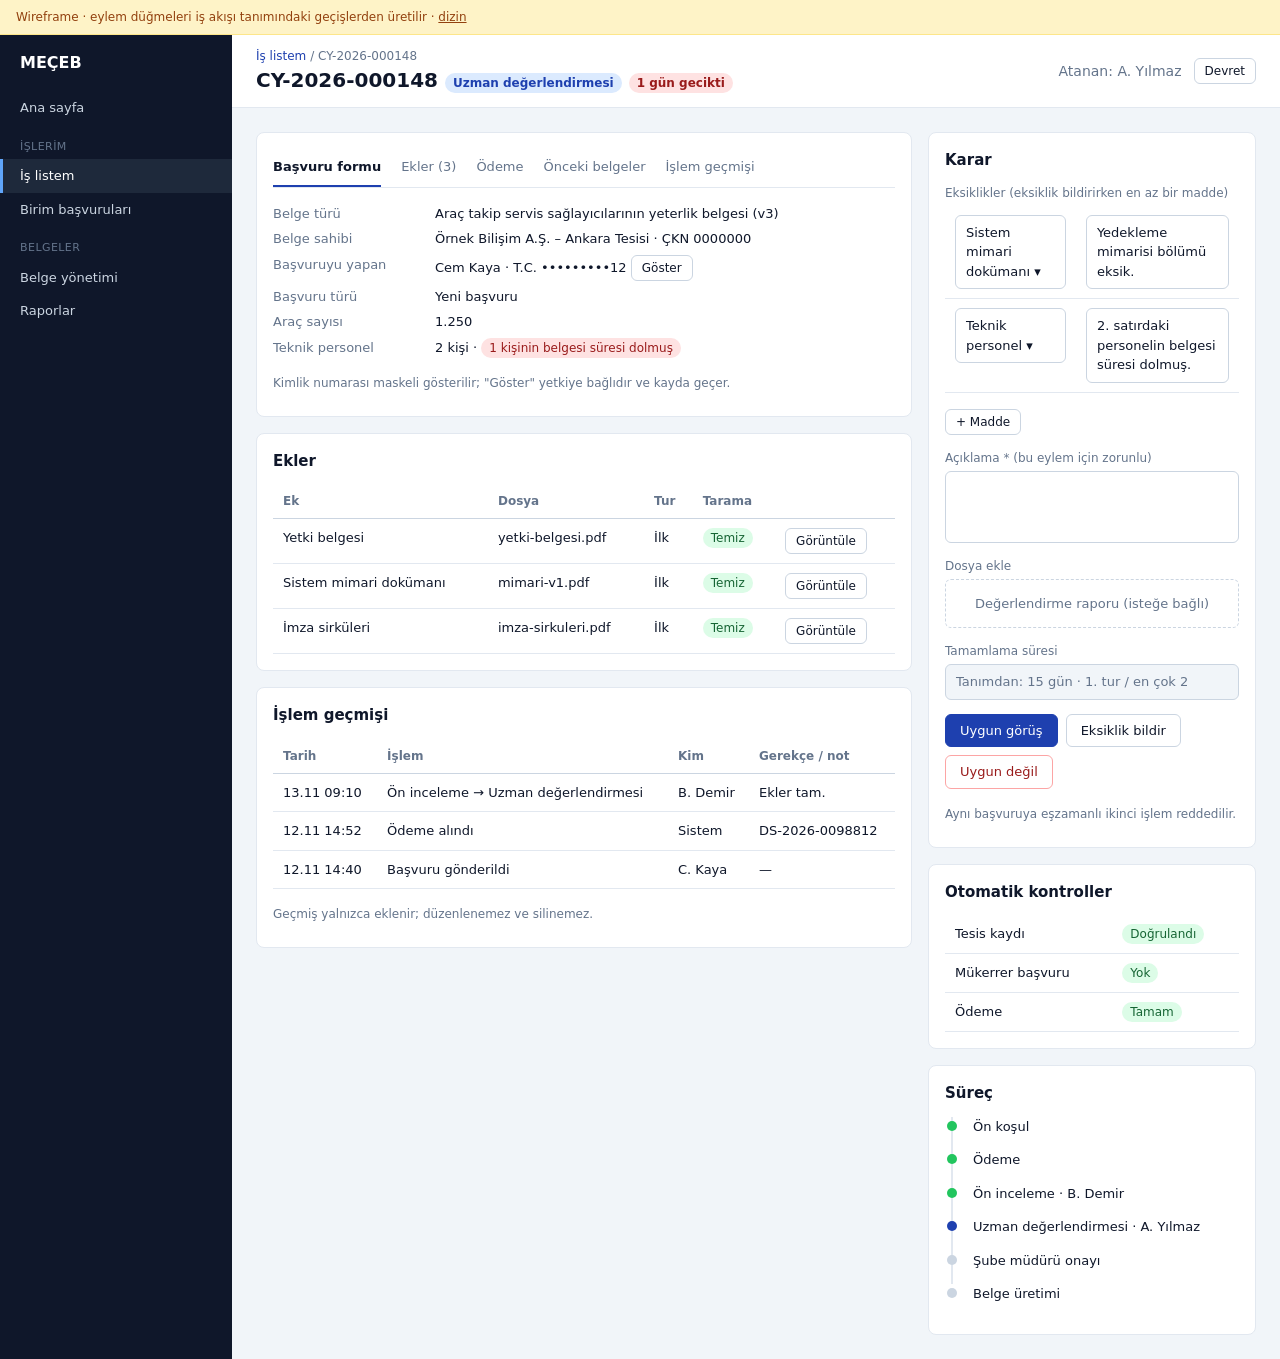
<file: meceb/wireframes/07-degerlendirme.html>
<!doctype html>
<html lang="tr">
<head>
<meta charset="utf-8">
<meta name="viewport" content="width=device-width, initial-scale=1">
<title>MEÇEB · Değerlendirme</title>
<link rel="stylesheet" href="wf.css">
</head>
<body>
<div class="note">Wireframe · eylem düğmeleri iş akışı tanımındaki geçişlerden üretilir · <a href="index.html">dizin</a></div>
<div class="shell">
    <nav class="side">
        <div class="brand">MEÇEB</div>
        <a href="01-dashboard.html">Ana sayfa</a>
        <div class="group">İŞLERİM</div>
        <a class="on" href="07-degerlendirme.html">İş listem</a>
        <a href="#">Birim başvuruları</a>
        <div class="group">BELGELER</div>
        <a href="09-belge-yonetimi.html">Belge yönetimi</a>
        <a href="#">Raporlar</a>
    </nav>
    <div class="main">
        <div class="top">
            <div>
                <p class="small muted" style="margin:0"><a href="#">İş listem</a> / CY-2026-000148</p>
                <h1>CY-2026-000148 <span class="badge info">Uzman değerlendirmesi</span> <span class="badge bad">1 gün gecikti</span></h1>
            </div>
            <span class="grow"></span>
            <span class="muted">Atanan: A. Yılmaz</span><span class="btn sm">Devret</span>
        </div>
        <div class="content">
            <div class="grid g21">
                <div>
                    <div class="card mb">
                        <div class="tabs"><span class="on">Başvuru formu</span><span>Ekler (3)</span><span>Ödeme</span><span>Önceki belgeler</span><span>İşlem geçmişi</span></div>
                        <dl class="kv">
                            <dt>Belge türü</dt><dd>Araç takip servis sağlayıcılarının yeterlik belgesi (v3)</dd>
                            <dt>Belge sahibi</dt><dd>Örnek Bilişim A.Ş. – Ankara Tesisi · ÇKN 0000000</dd>
                            <dt>Başvuruyu yapan</dt><dd>Cem Kaya · T.C. •••••••••12 <span class="btn sm">Göster</span></dd>
                            <dt>Başvuru türü</dt><dd>Yeni başvuru</dd>
                            <dt>Araç sayısı</dt><dd>1.250</dd>
                            <dt>Teknik personel</dt><dd>2 kişi · <span class="badge bad">1 kişinin belgesi süresi dolmuş</span></dd>
                        </dl>
                        <p class="small muted mt">Kimlik numarası maskeli gösterilir; "Göster" yetkiye bağlıdır ve kayda geçer.</p>
                    </div>
                    <div class="card mb">
                        <h2>Ekler</h2>
                        <table>
                            <tr><th>Ek</th><th>Dosya</th><th>Tur</th><th>Tarama</th><th></th></tr>
                            <tr><td>Yetki belgesi</td><td>yetki-belgesi.pdf</td><td>İlk</td><td><span class="badge ok">Temiz</span></td><td><span class="btn sm">Görüntüle</span></td></tr>
                            <tr><td>Sistem mimari dokümanı</td><td>mimari-v1.pdf</td><td>İlk</td><td><span class="badge ok">Temiz</span></td><td><span class="btn sm">Görüntüle</span></td></tr>
                            <tr><td>İmza sirküleri</td><td>imza-sirkuleri.pdf</td><td>İlk</td><td><span class="badge ok">Temiz</span></td><td><span class="btn sm">Görüntüle</span></td></tr>
                        </table>
                    </div>
                    <div class="card">
                        <h2>İşlem geçmişi</h2>
                        <table>
                            <tr><th>Tarih</th><th>İşlem</th><th>Kim</th><th>Gerekçe / not</th></tr>
                            <tr><td>13.11 09:10</td><td>Ön inceleme → Uzman değerlendirmesi</td><td>B. Demir</td><td>Ekler tam.</td></tr>
                            <tr><td>12.11 14:52</td><td>Ödeme alındı</td><td>Sistem</td><td>DS-2026-0098812</td></tr>
                            <tr><td>12.11 14:40</td><td>Başvuru gönderildi</td><td>C. Kaya</td><td>—</td></tr>
                        </table>
                        <p class="small muted mt">Geçmiş yalnızca eklenir; düzenlenemez ve silinemez.</p>
                    </div>
                </div>
                <div>
                    <div class="card mb">
                        <h2>Karar</h2>
                        <div class="field">
                            <label>Eksiklikler <span class="muted">(eksiklik bildirirken en az bir madde)</span></label>
                            <table>
                                <tr><td><div class="in">Sistem mimari dokümanı ▾</div></td><td><div class="in">Yedekleme mimarisi bölümü eksik.</div></td></tr>
                                <tr><td><div class="in">Teknik personel ▾</div></td><td><div class="in">2. satırdaki personelin belgesi süresi dolmuş.</div></td></tr>
                            </table>
                            <div class="row mt"><span class="btn sm">+ Madde</span></div>
                        </div>
                        <div class="field"><label>Açıklama * <span class="muted">(bu eylem için zorunlu)</span></label><div class="in area"></div></div>
                        <div class="field"><label>Dosya ekle</label><div class="drop">Değerlendirme raporu (isteğe bağlı)</div></div>
                        <div class="field"><label>Tamamlama süresi</label><div class="in ro">Tanımdan: 15 gün · 1. tur / en çok 2</div></div>
                        <div class="row">
                            <span class="btn pri">Uygun görüş</span>
                            <span class="btn">Eksiklik bildir</span>
                            <span class="btn bad">Uygun değil</span>
                        </div>
                        <p class="small muted mt">Aynı başvuruya eşzamanlı ikinci işlem reddedilir.</p>
                    </div>
                    <div class="card mb">
                        <h2>Otomatik kontroller</h2>
                        <table>
                            <tr><td>Tesis kaydı</td><td><span class="badge ok">Doğrulandı</span></td></tr>
                            <tr><td>Mükerrer başvuru</td><td><span class="badge ok">Yok</span></td></tr>
                            <tr><td>Ödeme</td><td><span class="badge ok">Tamam</span></td></tr>
                        </table>
                    </div>
                    <div class="card">
                        <h2>Süreç</h2>
                        <ul class="tl">
                            <li class="ok">Ön koşul</li>
                            <li class="ok">Ödeme</li>
                            <li class="ok">Ön inceleme · B. Demir</li>
                            <li class="on">Uzman değerlendirmesi · A. Yılmaz</li>
                            <li>Şube müdürü onayı</li>
                            <li>Belge üretimi</li>
                        </ul>
                    </div>
                </div>
            </div>
        </div>
    </div>
</div>
</body>
</html>
</file>
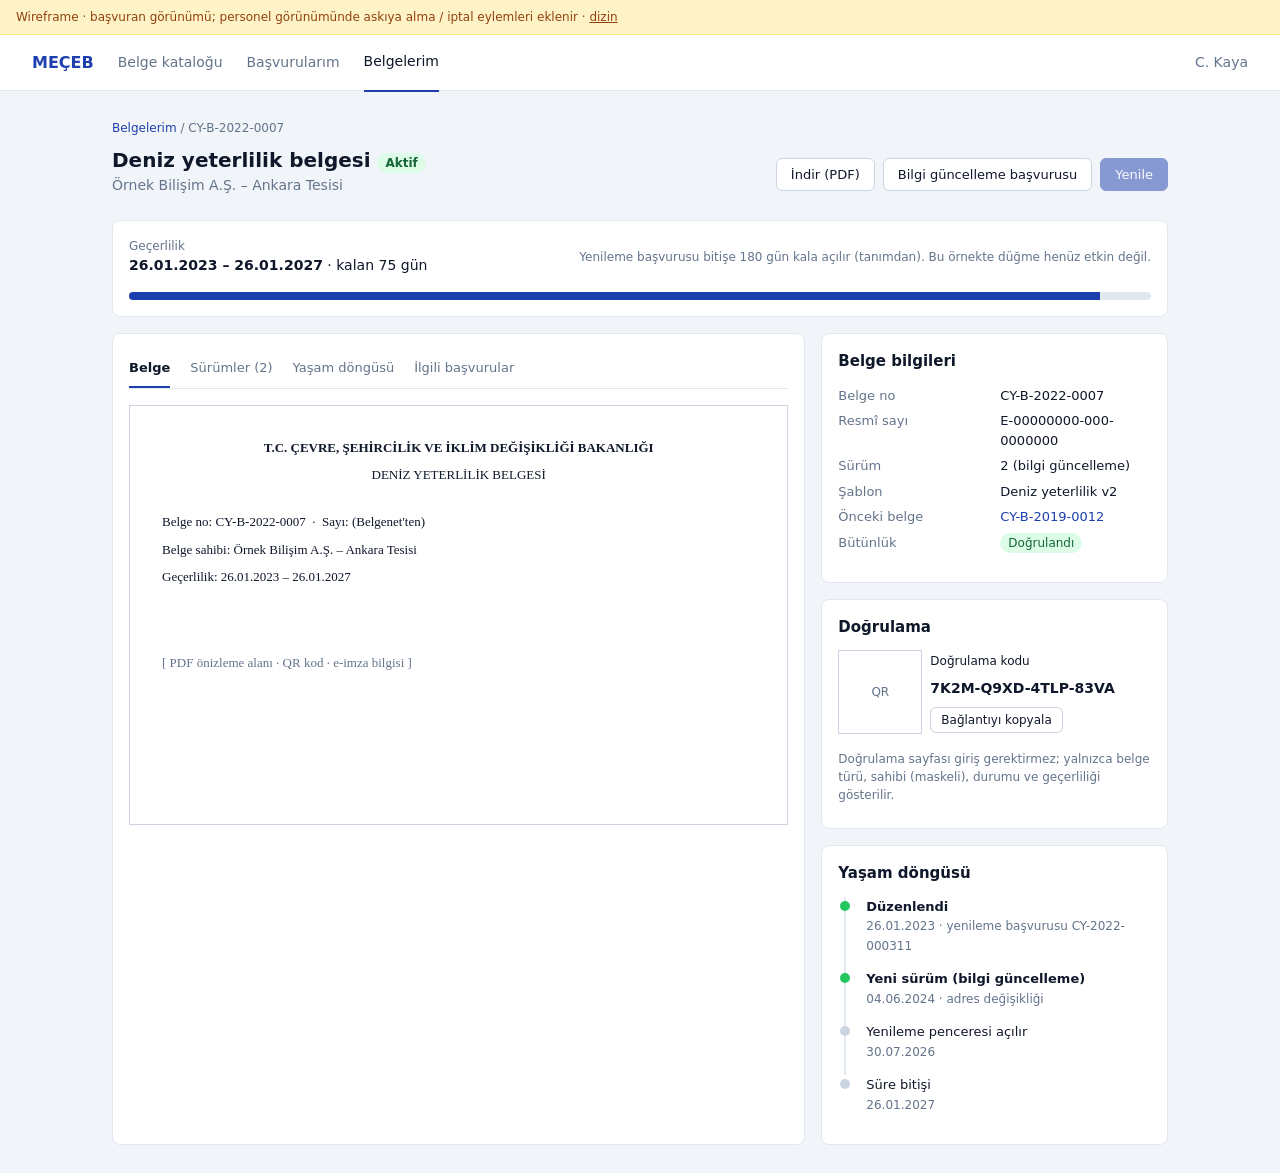
<file: meceb/wireframes/08-belge-detay.html>
<!doctype html>
<html lang="tr">
<head>
<meta charset="utf-8">
<meta name="viewport" content="width=device-width, initial-scale=1">
<title>MEÇEB · Belge detay</title>
<link rel="stylesheet" href="wf.css">
</head>
<body>
<div class="note">Wireframe · başvuran görünümü; personel görünümünde askıya alma / iptal eylemleri eklenir · <a href="index.html">dizin</a></div>
<div class="pnav">
    <span class="brand">MEÇEB</span>
    <a href="02-belge-katalogu.html">Belge kataloğu</a>
    <a href="05-basvuru-detay.html">Başvurularım</a>
    <a class="on" href="08-belge-detay.html">Belgelerim</a>
    <span class="grow"></span><span class="muted">C. Kaya</span>
</div>
<div class="pwrap">
    <p class="small muted"><a href="#">Belgelerim</a> / CY-B-2022-0007</p>
    <div class="row sp mb">
        <div>
            <h1>Deniz yeterlilik belgesi <span class="badge ok">Aktif</span></h1>
            <p class="muted">Örnek Bilişim A.Ş. – Ankara Tesisi</p>
        </div>
        <div class="row">
            <span class="btn">İndir (PDF)</span>
            <span class="btn">Bilgi güncelleme başvurusu</span>
            <span class="btn pri" style="opacity:.5">Yenile</span>
        </div>
    </div>
    <div class="card mb">
        <div class="row sp">
            <div>
                <p class="small muted" style="margin:0">Geçerlilik</p>
                <p style="margin:0"><b>26.01.2023 – 26.01.2027</b> · kalan 75 gün</p>
            </div>
            <p class="small muted" style="margin:0">Yenileme başvurusu bitişe 180 gün kala açılır (tanımdan). Bu örnekte düğme henüz etkin değil.</p>
        </div>
        <div class="bar mt"><i style="width:95%"></i></div>
    </div>
    <div class="grid g21">
        <div class="card">
            <div class="tabs"><span class="on">Belge</span><span>Sürümler (2)</span><span>Yaşam döngüsü</span><span>İlgili başvurular</span></div>
            <div class="doc">
                <p style="text-align:center"><b>T.C. ÇEVRE, ŞEHİRCİLİK VE İKLİM DEĞİŞİKLİĞİ BAKANLIĞI</b></p>
                <p style="text-align:center">DENİZ YETERLİLİK BELGESİ</p>
                <br>
                <p>Belge no: CY-B-2022-0007 &nbsp;·&nbsp; Sayı: (Belgenet'ten)</p>
                <p>Belge sahibi: Örnek Bilişim A.Ş. – Ankara Tesisi</p>
                <p>Geçerlilik: 26.01.2023 – 26.01.2027</p>
                <br><br><br>
                <p class="muted" style="font-family:inherit">[ PDF önizleme alanı · QR kod · e-imza bilgisi ]</p>
            </div>
        </div>
        <div>
            <div class="card mb">
                <h2>Belge bilgileri</h2>
                <dl class="kv">
                    <dt>Belge no</dt><dd>CY-B-2022-0007</dd>
                    <dt>Resmî sayı</dt><dd>E-00000000-000-0000000</dd>
                    <dt>Sürüm</dt><dd>2 (bilgi güncelleme)</dd>
                    <dt>Şablon</dt><dd>Deniz yeterlilik v2</dd>
                    <dt>Önceki belge</dt><dd><a href="#">CY-B-2019-0012</a></dd>
                    <dt>Bütünlük</dt><dd><span class="badge ok">Doğrulandı</span></dd>
                </dl>
            </div>
            <div class="card mb">
                <h2>Doğrulama</h2>
                <div class="row">
                    <div style="width:84px;height:84px;border:1px solid var(--line-strong);display:grid;place-items:center" class="small muted">QR</div>
                    <div>
                        <p class="small">Doğrulama kodu</p>
                        <p><b>7K2M-Q9XD-4TLP-83VA</b></p>
                        <span class="btn sm">Bağlantıyı kopyala</span>
                    </div>
                </div>
                <p class="small muted mt">Doğrulama sayfası giriş gerektirmez; yalnızca belge türü, sahibi (maskeli), durumu ve geçerliliği gösterilir.</p>
            </div>
            <div class="card">
                <h2>Yaşam döngüsü</h2>
                <ul class="tl">
                    <li class="ok"><b>Düzenlendi</b><br><span class="muted small">26.01.2023 · yenileme başvurusu CY-2022-000311</span></li>
                    <li class="ok"><b>Yeni sürüm (bilgi güncelleme)</b><br><span class="muted small">04.06.2024 · adres değişikliği</span></li>
                    <li>Yenileme penceresi açılır<br><span class="muted small">30.07.2026</span></li>
                    <li>Süre bitişi<br><span class="muted small">26.01.2027</span></li>
                </ul>
            </div>
        </div>
    </div>
</div>
</body>
</html>
</file>
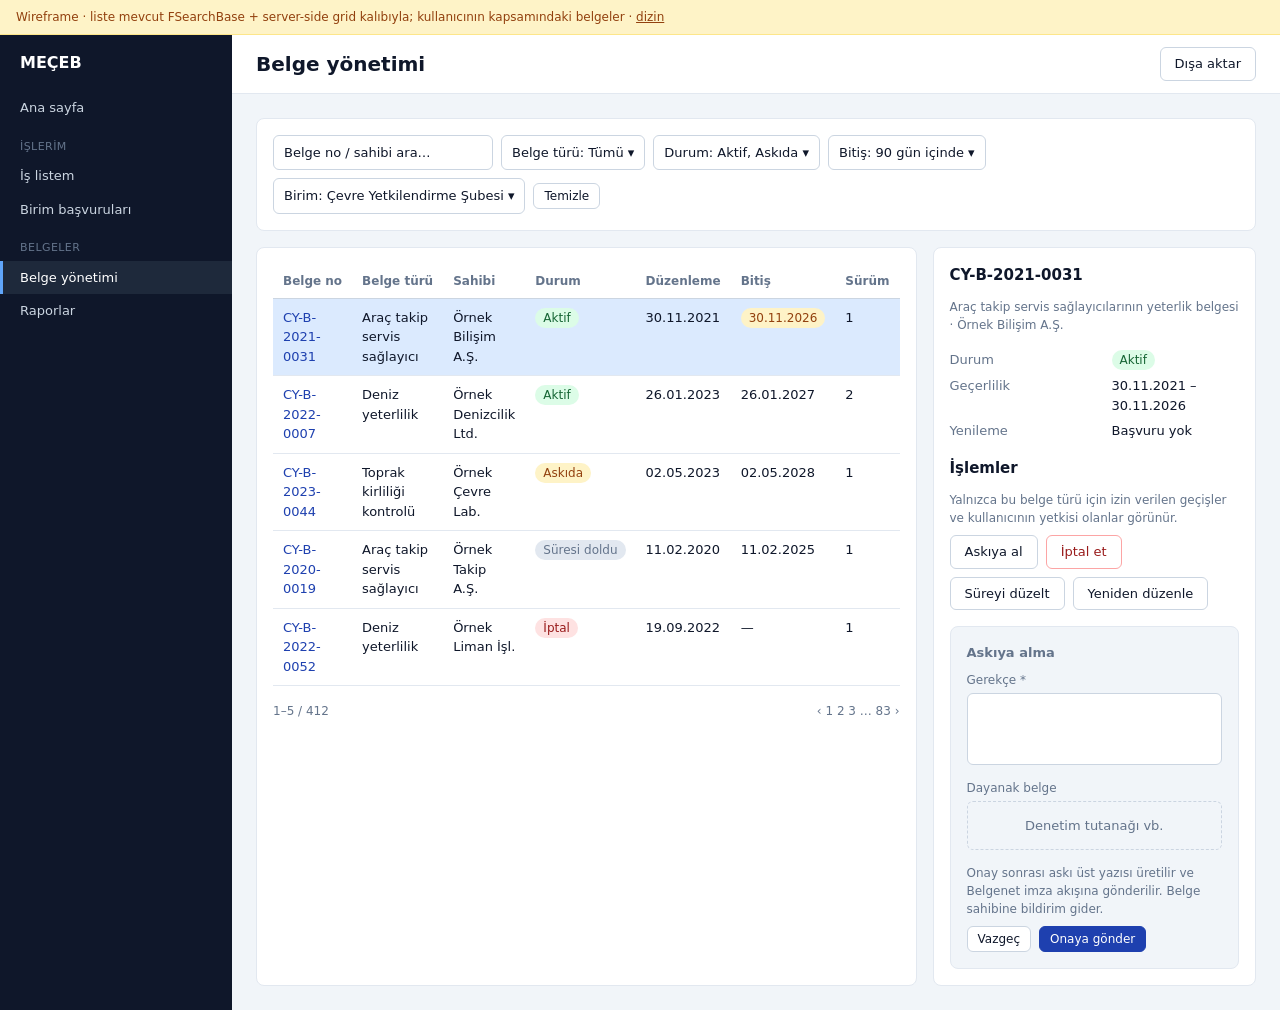
<file: meceb/wireframes/09-belge-yonetimi.html>
<!doctype html>
<html lang="tr">
<head>
<meta charset="utf-8">
<meta name="viewport" content="width=device-width, initial-scale=1">
<title>MEÇEB · Belge yönetimi</title>
<link rel="stylesheet" href="wf.css">
</head>
<body>
<div class="note">Wireframe · liste mevcut FSearchBase + server-side grid kalıbıyla; kullanıcının kapsamındaki belgeler · <a href="index.html">dizin</a></div>
<div class="shell">
    <nav class="side">
        <div class="brand">MEÇEB</div>
        <a href="01-dashboard.html">Ana sayfa</a>
        <div class="group">İŞLERİM</div>
        <a href="07-degerlendirme.html">İş listem</a>
        <a href="#">Birim başvuruları</a>
        <div class="group">BELGELER</div>
        <a class="on" href="09-belge-yonetimi.html">Belge yönetimi</a>
        <a href="#">Raporlar</a>
    </nav>
    <div class="main">
        <div class="top">
            <h1>Belge yönetimi</h1><span class="grow"></span>
            <span class="btn">Dışa aktar</span>
        </div>
        <div class="content">
            <div class="card mb">
                <div class="row">
                    <span class="in" style="min-width:220px">Belge no / sahibi ara…</span>
                    <span class="in">Belge türü: Tümü ▾</span>
                    <span class="in">Durum: Aktif, Askıda ▾</span>
                    <span class="in">Bitiş: 90 gün içinde ▾</span>
                    <span class="in">Birim: Çevre Yetkilendirme Şubesi ▾</span>
                    <span class="btn sm">Temizle</span>
                </div>
            </div>
            <div class="grid g21">
                <div class="card">
                    <div class="tablewrap"><table>
                        <tr><th>Belge no</th><th>Belge türü</th><th>Sahibi</th><th>Durum</th><th>Düzenleme</th><th>Bitiş</th><th>Sürüm</th></tr>
                        <tr class="sel"><td><a href="08-belge-detay.html">CY-B-2021-0031</a></td><td>Araç takip servis sağlayıcı</td><td>Örnek Bilişim A.Ş.</td><td><span class="badge ok">Aktif</span></td><td>30.11.2021</td><td><span class="badge warn">30.11.2026</span></td><td>1</td></tr>
                        <tr><td><a href="#">CY-B-2022-0007</a></td><td>Deniz yeterlilik</td><td>Örnek Denizcilik Ltd.</td><td><span class="badge ok">Aktif</span></td><td>26.01.2023</td><td>26.01.2027</td><td>2</td></tr>
                        <tr><td><a href="#">CY-B-2023-0044</a></td><td>Toprak kirliliği kontrolü</td><td>Örnek Çevre Lab.</td><td><span class="badge warn">Askıda</span></td><td>02.05.2023</td><td>02.05.2028</td><td>1</td></tr>
                        <tr><td><a href="#">CY-B-2020-0019</a></td><td>Araç takip servis sağlayıcı</td><td>Örnek Takip A.Ş.</td><td><span class="badge">Süresi doldu</span></td><td>11.02.2020</td><td>11.02.2025</td><td>1</td></tr>
                        <tr><td><a href="#">CY-B-2022-0052</a></td><td>Deniz yeterlilik</td><td>Örnek Liman İşl.</td><td><span class="badge bad">İptal</span></td><td>19.09.2022</td><td>—</td><td>1</td></tr>
                    </table></div>
                    <div class="row sp mt"><span class="small muted">1–5 / 412</span><span class="small muted">‹ 1 2 3 … 83 ›</span></div>
                </div>
                <div class="card">
                    <h2>CY-B-2021-0031</h2>
                    <p class="small muted">Araç takip servis sağlayıcılarının yeterlik belgesi · Örnek Bilişim A.Ş.</p>
                    <dl class="kv mt">
                        <dt>Durum</dt><dd><span class="badge ok">Aktif</span></dd>
                        <dt>Geçerlilik</dt><dd>30.11.2021 – 30.11.2026</dd>
                        <dt>Yenileme</dt><dd>Başvuru yok</dd>
                    </dl>
                    <h2 class="mt">İşlemler</h2>
                    <p class="small muted">Yalnızca bu belge türü için izin verilen geçişler ve kullanıcının yetkisi olanlar görünür.</p>
                    <div class="row mb">
                        <span class="btn">Askıya al</span>
                        <span class="btn bad">İptal et</span>
                        <span class="btn">Süreyi düzelt</span>
                        <span class="btn">Yeniden düzenle</span>
                    </div>
                    <div class="card" style="background:var(--bg)">
                        <h3>Askıya alma</h3>
                        <div class="field"><label>Gerekçe *</label><div class="in area"></div></div>
                        <div class="field"><label>Dayanak belge</label><div class="drop">Denetim tutanağı vb.</div></div>
                        <p class="small muted">Onay sonrası askı üst yazısı üretilir ve Belgenet imza akışına gönderilir. Belge sahibine bildirim gider.</p>
                        <div class="row"><span class="btn sm">Vazgeç</span><span class="btn pri sm">Onaya gönder</span></div>
                    </div>
                </div>
            </div>
        </div>
    </div>
</div>
</body>
</html>
</file>
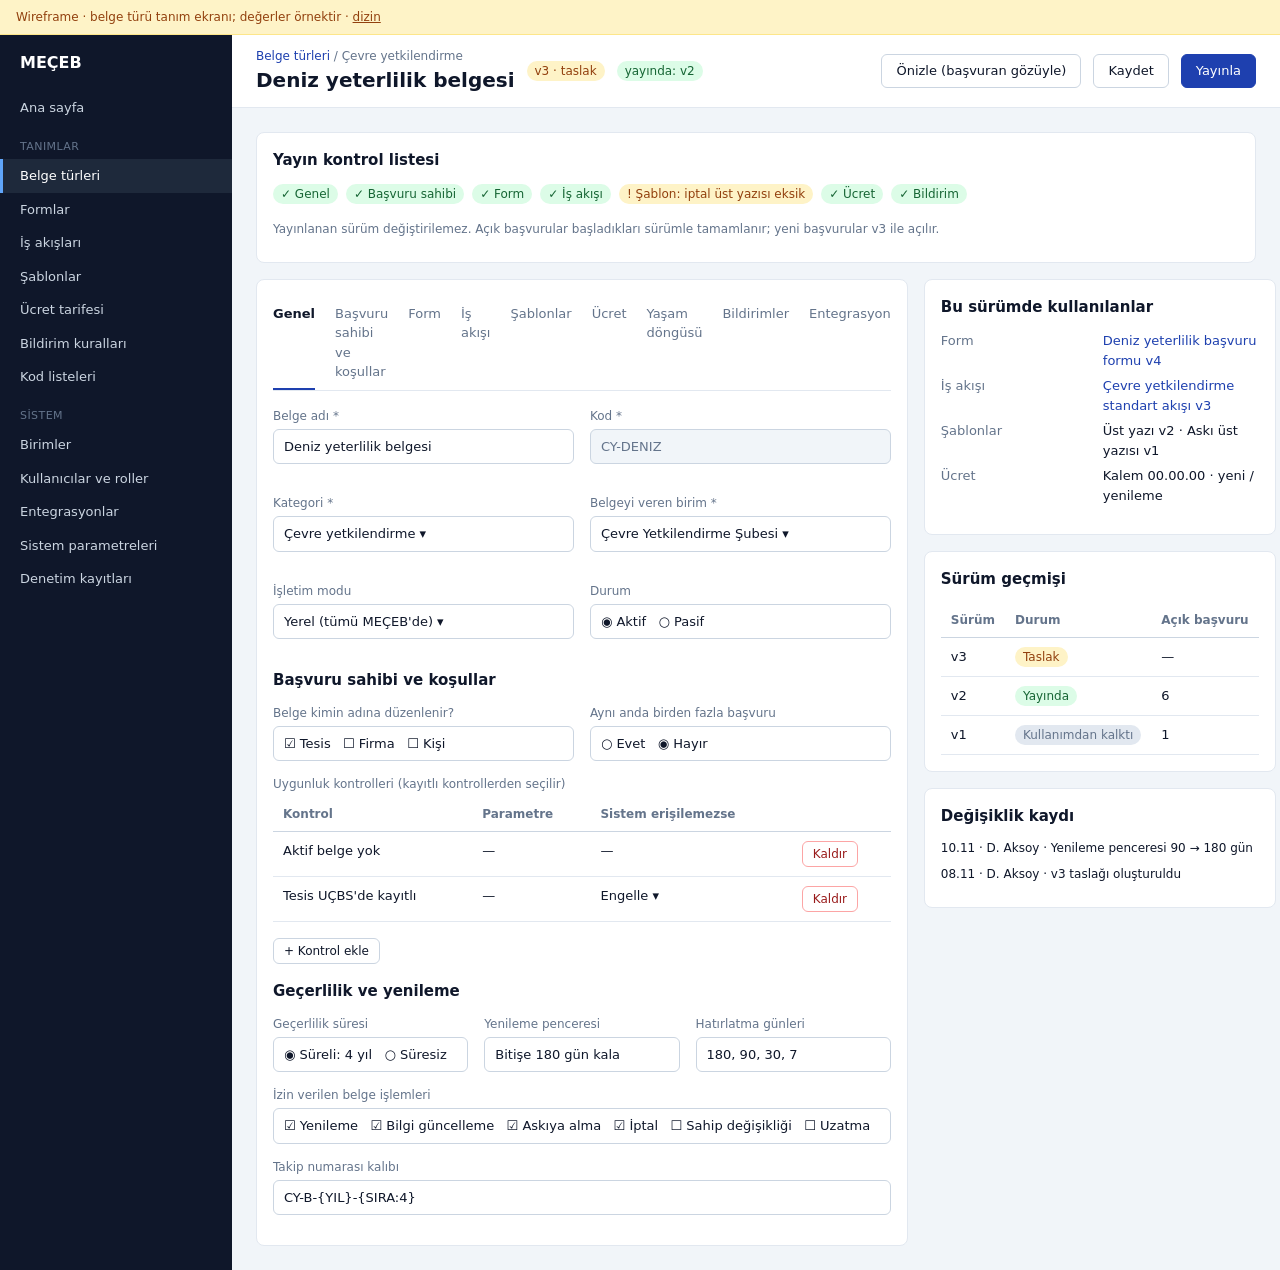
<file: meceb/wireframes/10-sistem-yonetimi.html>
<!doctype html>
<html lang="tr">
<head>
<meta charset="utf-8">
<meta name="viewport" content="width=device-width, initial-scale=1">
<title>MEÇEB · Sistem yönetimi</title>
<link rel="stylesheet" href="wf.css">
</head>
<body>
<div class="note">Wireframe · belge türü tanım ekranı; değerler örnektir · <a href="index.html">dizin</a></div>
<div class="shell">
    <nav class="side">
        <div class="brand">MEÇEB</div>
        <a href="01-dashboard.html">Ana sayfa</a>
        <div class="group">TANIMLAR</div>
        <a class="on" href="10-sistem-yonetimi.html">Belge türleri</a>
        <a href="#">Formlar</a>
        <a href="06-is-akisi-tasarim.html">İş akışları</a>
        <a href="#">Şablonlar</a>
        <a href="#">Ücret tarifesi</a>
        <a href="#">Bildirim kuralları</a>
        <a href="#">Kod listeleri</a>
        <div class="group">SİSTEM</div>
        <a href="#">Birimler</a>
        <a href="#">Kullanıcılar ve roller</a>
        <a href="#">Entegrasyonlar</a>
        <a href="#">Sistem parametreleri</a>
        <a href="#">Denetim kayıtları</a>
    </nav>
    <div class="main">
        <div class="top">
            <div>
                <p class="small muted" style="margin:0"><a href="#">Belge türleri</a> / Çevre yetkilendirme</p>
                <h1>Deniz yeterlilik belgesi</h1>
            </div>
            <span class="badge warn">v3 · taslak</span><span class="badge ok">yayında: v2</span>
            <span class="grow"></span>
            <span class="btn">Önizle (başvuran gözüyle)</span><span class="btn">Kaydet</span><span class="btn pri">Yayınla</span>
        </div>
        <div class="content">
            <div class="card mb">
                <h2>Yayın kontrol listesi</h2>
                <div class="row">
                    <span class="badge ok">✓ Genel</span>
                    <span class="badge ok">✓ Başvuru sahibi</span>
                    <span class="badge ok">✓ Form</span>
                    <span class="badge ok">✓ İş akışı</span>
                    <span class="badge warn">! Şablon: iptal üst yazısı eksik</span>
                    <span class="badge ok">✓ Ücret</span>
                    <span class="badge ok">✓ Bildirim</span>
                </div>
                <p class="small muted mt">Yayınlanan sürüm değiştirilemez. Açık başvurular başladıkları sürümle tamamlanır; yeni başvurular v3 ile açılır.</p>
            </div>
            <div class="grid g21">
                <div class="card">
                    <div class="tabs"><span class="on">Genel</span><span>Başvuru sahibi ve koşullar</span><span>Form</span><span>İş akışı</span><span>Şablonlar</span><span>Ücret</span><span>Yaşam döngüsü</span><span>Bildirimler</span><span>Entegrasyon</span></div>
                    <div class="grid g2">
                        <div class="field"><label>Belge adı *</label><div class="in">Deniz yeterlilik belgesi</div></div>
                        <div class="field"><label>Kod *</label><div class="in ro">CY-DENIZ</div></div>
                        <div class="field"><label>Kategori *</label><div class="in">Çevre yetkilendirme ▾</div></div>
                        <div class="field"><label>Belgeyi veren birim *</label><div class="in">Çevre Yetkilendirme Şubesi ▾</div></div>
                        <div class="field"><label>İşletim modu</label><div class="in">Yerel (tümü MEÇEB'de) ▾</div></div>
                        <div class="field"><label>Durum</label><div class="in">◉ Aktif &nbsp; ○ Pasif</div></div>
                    </div>
                    <h2 class="mt">Başvuru sahibi ve koşullar</h2>
                    <div class="grid g2">
                        <div class="field"><label>Belge kimin adına düzenlenir?</label><div class="in">☑ Tesis &nbsp; ☐ Firma &nbsp; ☐ Kişi</div></div>
                        <div class="field"><label>Aynı anda birden fazla başvuru</label><div class="in">○ Evet &nbsp; ◉ Hayır</div></div>
                    </div>
                    <div class="field">
                        <label>Uygunluk kontrolleri <span class="muted">(kayıtlı kontrollerden seçilir)</span></label>
                        <table>
                            <tr><th>Kontrol</th><th>Parametre</th><th>Sistem erişilemezse</th><th></th></tr>
                            <tr><td>Aktif belge yok</td><td>—</td><td>—</td><td><span class="btn sm bad">Kaldır</span></td></tr>
                            <tr><td>Tesis UÇBS'de kayıtlı</td><td>—</td><td>Engelle ▾</td><td><span class="btn sm bad">Kaldır</span></td></tr>
                        </table>
                        <div class="row mt"><span class="btn sm">+ Kontrol ekle</span></div>
                    </div>
                    <h2 class="mt">Geçerlilik ve yenileme</h2>
                    <div class="grid g3">
                        <div class="field"><label>Geçerlilik süresi</label><div class="in">◉ Süreli: 4 yıl &nbsp; ○ Süresiz</div></div>
                        <div class="field"><label>Yenileme penceresi</label><div class="in">Bitişe 180 gün kala</div></div>
                        <div class="field"><label>Hatırlatma günleri</label><div class="in">180, 90, 30, 7</div></div>
                    </div>
                    <div class="field"><label>İzin verilen belge işlemleri</label><div class="in">☑ Yenileme &nbsp; ☑ Bilgi güncelleme &nbsp; ☑ Askıya alma &nbsp; ☑ İptal &nbsp; ☐ Sahip değişikliği &nbsp; ☐ Uzatma</div></div>
                    <div class="field"><label>Takip numarası kalıbı</label><div class="in">CY-B-{YIL}-{SIRA:4}</div></div>
                </div>
                <div>
                    <div class="card mb">
                        <h2>Bu sürümde kullanılanlar</h2>
                        <dl class="kv">
                            <dt>Form</dt><dd><a href="04-dinamik-form.html">Deniz yeterlilik başvuru formu v4</a></dd>
                            <dt>İş akışı</dt><dd><a href="06-is-akisi-tasarim.html">Çevre yetkilendirme standart akışı v3</a></dd>
                            <dt>Şablonlar</dt><dd>Üst yazı v2 · Askı üst yazısı v1</dd>
                            <dt>Ücret</dt><dd>Kalem 00.00.00 · yeni / yenileme</dd>
                        </dl>
                    </div>
                    <div class="card mb">
                        <h2>Sürüm geçmişi</h2>
                        <table>
                            <tr><th>Sürüm</th><th>Durum</th><th>Açık başvuru</th></tr>
                            <tr><td>v3</td><td><span class="badge warn">Taslak</span></td><td>—</td></tr>
                            <tr><td>v2</td><td><span class="badge ok">Yayında</span></td><td>6</td></tr>
                            <tr><td>v1</td><td><span class="badge">Kullanımdan kalktı</span></td><td>1</td></tr>
                        </table>
                    </div>
                    <div class="card">
                        <h2>Değişiklik kaydı</h2>
                        <p class="small">10.11 · D. Aksoy · Yenileme penceresi 90 → 180 gün</p>
                        <p class="small">08.11 · D. Aksoy · v3 taslağı oluşturuldu</p>
                    </div>
                </div>
            </div>
        </div>
    </div>
</div>
</body>
</html>
</file>
<file: meceb/wireframes/wf.css>
/* MEÇEB wireframe stili: düşük sadakatli, bağımsız statik HTML. Üretim kodu değildir. */
:root {
    --bg: #f1f5f9; --surface: #ffffff; --line: #e2e8f0; --line-strong: #cbd5e1;
    --text: #0f172a; --muted: #64748b; --primary: #1e40af; --primary-soft: #dbeafe;
    --ok: #166534; --ok-soft: #dcfce7; --warn: #92400e; --warn-soft: #fef3c7;
    --bad: #991b1b; --bad-soft: #fee2e2; --side: #0f172a; --side-text: #cbd5e1;
}
* { box-sizing: border-box; }
body { margin: 0; font: 14px/1.5 "Segoe UI", system-ui, sans-serif; color: var(--text); background: var(--bg); }
a { color: var(--primary); text-decoration: none; }
h1 { font-size: 20px; margin: 0; font-weight: 600; }
h2 { font-size: 15px; margin: 0 0 12px; font-weight: 600; }
h3 { font-size: 13px; margin: 0 0 8px; font-weight: 600; color: var(--muted); text-transform: none; }
p { margin: 0 0 8px; }

.note { background: var(--warn-soft); color: var(--warn); padding: 8px 16px; font-size: 12px; border-bottom: 1px solid #fde68a; }
.note a { color: var(--warn); text-decoration: underline; }

/* Personel / yönetim kabuğu */
.shell { display: grid; grid-template-columns: 232px 1fr; min-height: calc(100vh - 35px); }
.side { background: var(--side); color: var(--side-text); padding: 16px 0; }
.side .brand { color: #fff; font-weight: 600; font-size: 16px; padding: 0 20px 16px; }
.side .group { font-size: 11px; color: #64748b; padding: 14px 20px 4px; letter-spacing: .04em; }
.side a { display: block; color: var(--side-text); padding: 7px 20px; font-size: 13px; }
.side a.on { background: #1e293b; color: #fff; border-left: 3px solid #60a5fa; padding-left: 17px; }
.main { min-width: 0; }
.top { background: var(--surface); border-bottom: 1px solid var(--line); padding: 12px 24px; display: flex; align-items: center; gap: 12px; }
.top .grow { flex: 1; }
.content { padding: 24px; }

/* Portal kabuğu */
.pnav { background: var(--surface); border-bottom: 1px solid var(--line); padding: 0 32px; display: flex; align-items: center; gap: 24px; height: 56px; }
.pnav .brand { font-weight: 600; font-size: 16px; color: var(--primary); }
.pnav a { color: var(--muted); font-size: 14px; padding: 18px 0; }
.pnav a.on { color: var(--text); border-bottom: 2px solid var(--primary); }
.pnav .grow { flex: 1; }
.pwrap { max-width: 1120px; margin: 0 auto; padding: 28px 32px; }

/* Bileşenler */
.card { background: var(--surface); border: 1px solid var(--line); border-radius: 8px; padding: 16px; }
.grid { display: grid; gap: 16px; }
.g2 { grid-template-columns: 1fr 1fr; } .g3 { grid-template-columns: repeat(3, 1fr); } .g4 { grid-template-columns: repeat(4, 1fr); }
.g21 { grid-template-columns: 2fr 1fr; } .g12 { grid-template-columns: 1fr 2fr; } .g13 { grid-template-columns: 280px 1fr; }
.row { display: flex; gap: 8px; align-items: center; flex-wrap: wrap; }
.sp { justify-content: space-between; }
.mt { margin-top: 16px; } .mb { margin-bottom: 16px; }
.muted { color: var(--muted); } .small { font-size: 12px; }
.kpi .v { font-size: 26px; font-weight: 600; } .kpi .l { color: var(--muted); font-size: 12px; }

.btn { display: inline-block; border: 1px solid var(--line-strong); background: var(--surface); color: var(--text); padding: 6px 14px; border-radius: 6px; font-size: 13px; cursor: default; }
.btn.pri { background: var(--primary); border-color: var(--primary); color: #fff; }
.btn.bad { color: var(--bad); border-color: #fca5a5; }
.btn.sm { padding: 3px 10px; font-size: 12px; }

.badge { display: inline-block; padding: 1px 8px; border-radius: 999px; font-size: 12px; background: var(--line); color: var(--muted); white-space: nowrap; }
.badge.ok { background: var(--ok-soft); color: var(--ok); } .badge.warn { background: var(--warn-soft); color: var(--warn); }
.badge.bad { background: var(--bad-soft); color: var(--bad); } .badge.info { background: var(--primary-soft); color: var(--primary); }

table { width: 100%; border-collapse: collapse; font-size: 13px; }
th { text-align: left; font-weight: 600; color: var(--muted); font-size: 12px; padding: 8px 10px; border-bottom: 1px solid var(--line-strong); white-space: nowrap; }
td { padding: 9px 10px; border-bottom: 1px solid var(--line); vertical-align: top; }
tr.sel td { background: var(--primary-soft); }
.tablewrap { overflow-x: auto; }

label { display: block; font-size: 12px; color: var(--muted); margin-bottom: 4px; }
.in { border: 1px solid var(--line-strong); border-radius: 6px; padding: 7px 10px; background: var(--surface); min-height: 34px; font-size: 13px; }
.in.ro { background: var(--bg); color: var(--muted); }
.in.area { min-height: 72px; }
.in.err { border-color: #f87171; }
.errtxt { color: var(--bad); font-size: 12px; margin-top: 3px; }
.field { margin-bottom: 14px; }
.drop { border: 1px dashed var(--line-strong); border-radius: 6px; padding: 14px; text-align: center; color: var(--muted); font-size: 13px; }

.tabs { display: flex; gap: 20px; border-bottom: 1px solid var(--line); margin-bottom: 16px; }
.tabs span { padding: 8px 0; color: var(--muted); font-size: 13px; }
.tabs span.on { color: var(--text); border-bottom: 2px solid var(--primary); font-weight: 600; }

.steps { display: flex; gap: 0; margin-bottom: 20px; }
.steps div { flex: 1; text-align: center; font-size: 12px; color: var(--muted); padding: 8px 4px; border-bottom: 3px solid var(--line); }
.steps div.done { border-color: #93c5fd; color: var(--primary); }
.steps div.on { border-color: var(--primary); color: var(--text); font-weight: 600; }

.tl { list-style: none; margin: 0; padding: 0; }
.tl li { position: relative; padding: 0 0 14px 20px; border-left: 2px solid var(--line); margin-left: 6px; font-size: 13px; }
.tl li::before { content: ""; position: absolute; left: -6px; top: 4px; width: 10px; height: 10px; border-radius: 50%; background: var(--line-strong); }
.tl li.on::before { background: var(--primary); } .tl li.ok::before { background: #22c55e; }
.tl li:last-child { border-left-color: transparent; }

.bar { height: 8px; background: var(--line); border-radius: 4px; overflow: hidden; }
.bar i { display: block; height: 100%; background: var(--primary); }
.flow { display: flex; align-items: center; gap: 6px; flex-wrap: wrap; }
.node { border: 1px solid var(--line-strong); border-radius: 6px; padding: 6px 10px; font-size: 12px; background: var(--surface); }
.node.on { border-color: var(--primary); background: var(--primary-soft); }
.arrow { color: var(--muted); }
.kv { display: grid; grid-template-columns: 150px 1fr; gap: 6px 12px; font-size: 13px; }
.kv dt { color: var(--muted); } .kv dd { margin: 0; }
.doc { background: #fff; border: 1px solid var(--line-strong); min-height: 420px; padding: 32px; font-family: Georgia, serif; font-size: 13px; }
.idx { max-width: 760px; margin: 40px auto; padding: 0 24px; }
.idx li { margin: 6px 0; }

@media (max-width: 900px) {
    .shell { grid-template-columns: 1fr; } .side { display: none; }
    .g2, .g3, .g4, .g21, .g12, .g13 { grid-template-columns: 1fr; }
}
</file>
